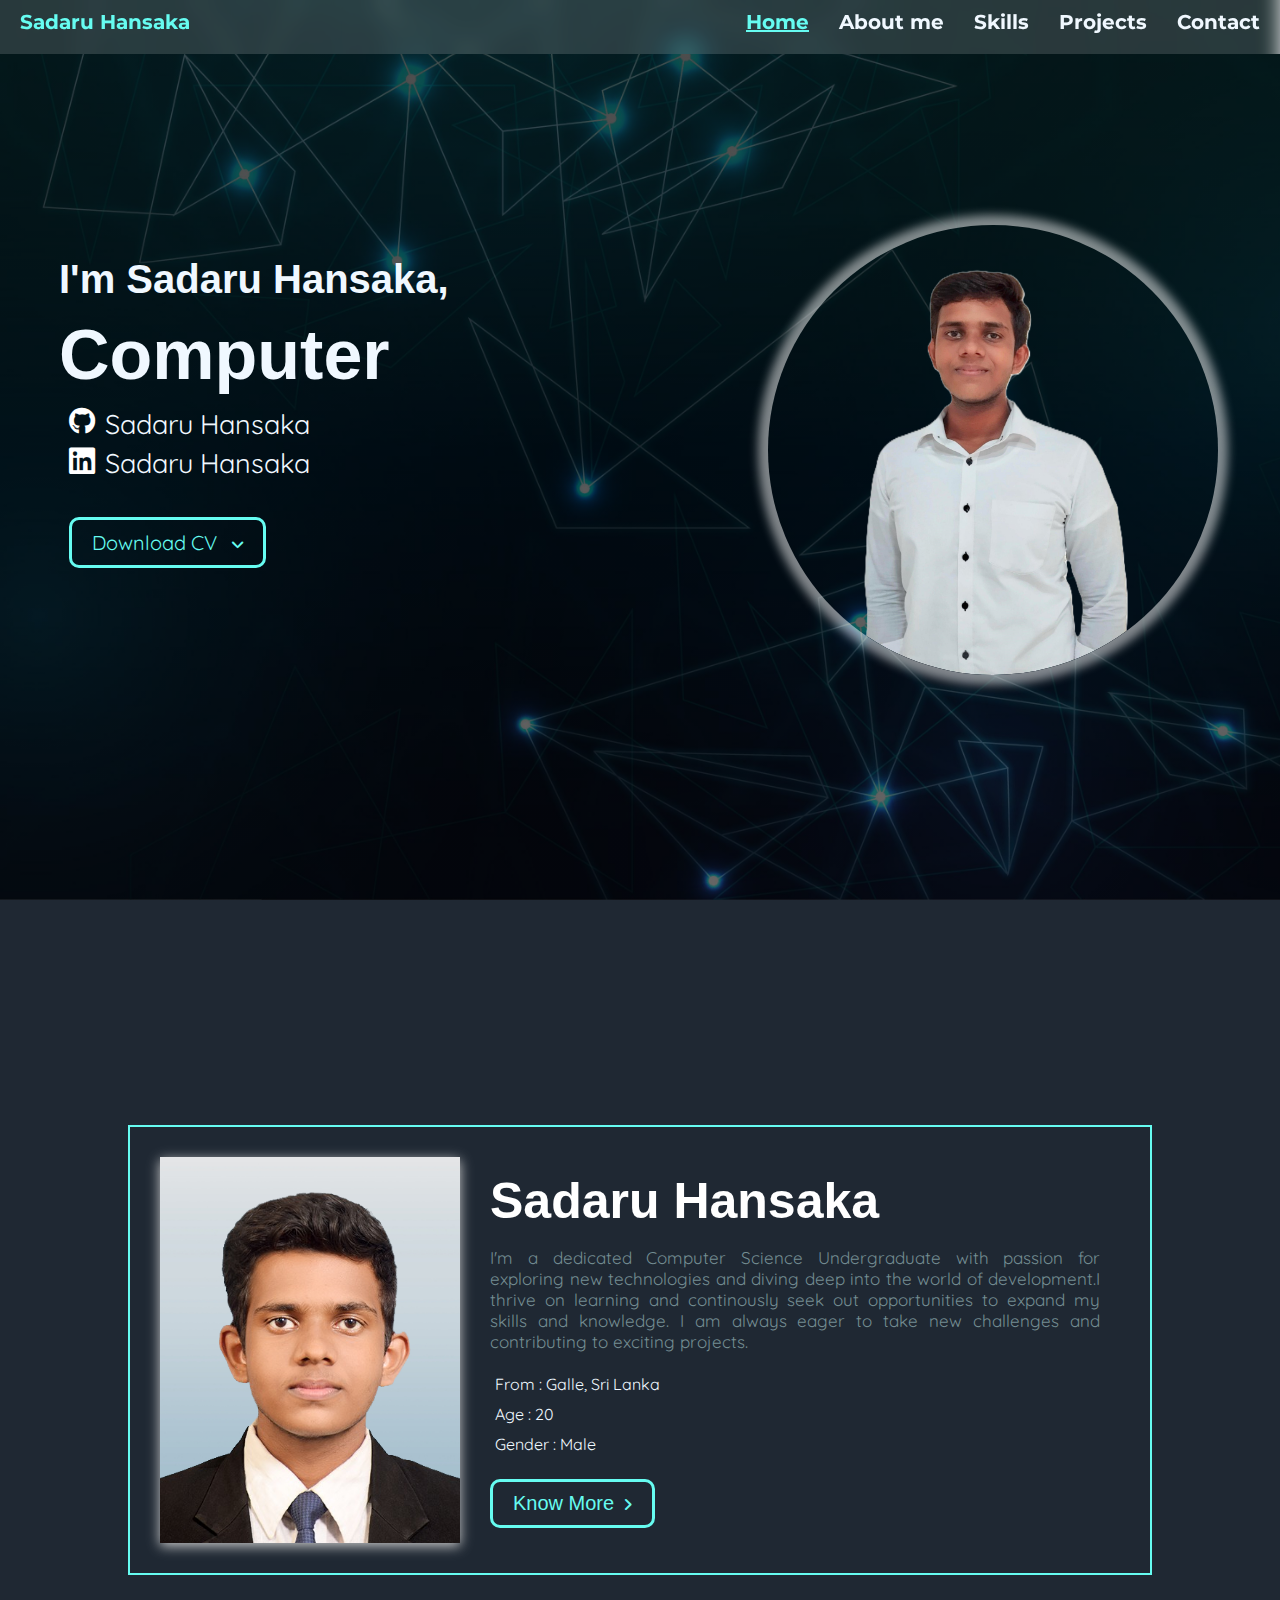
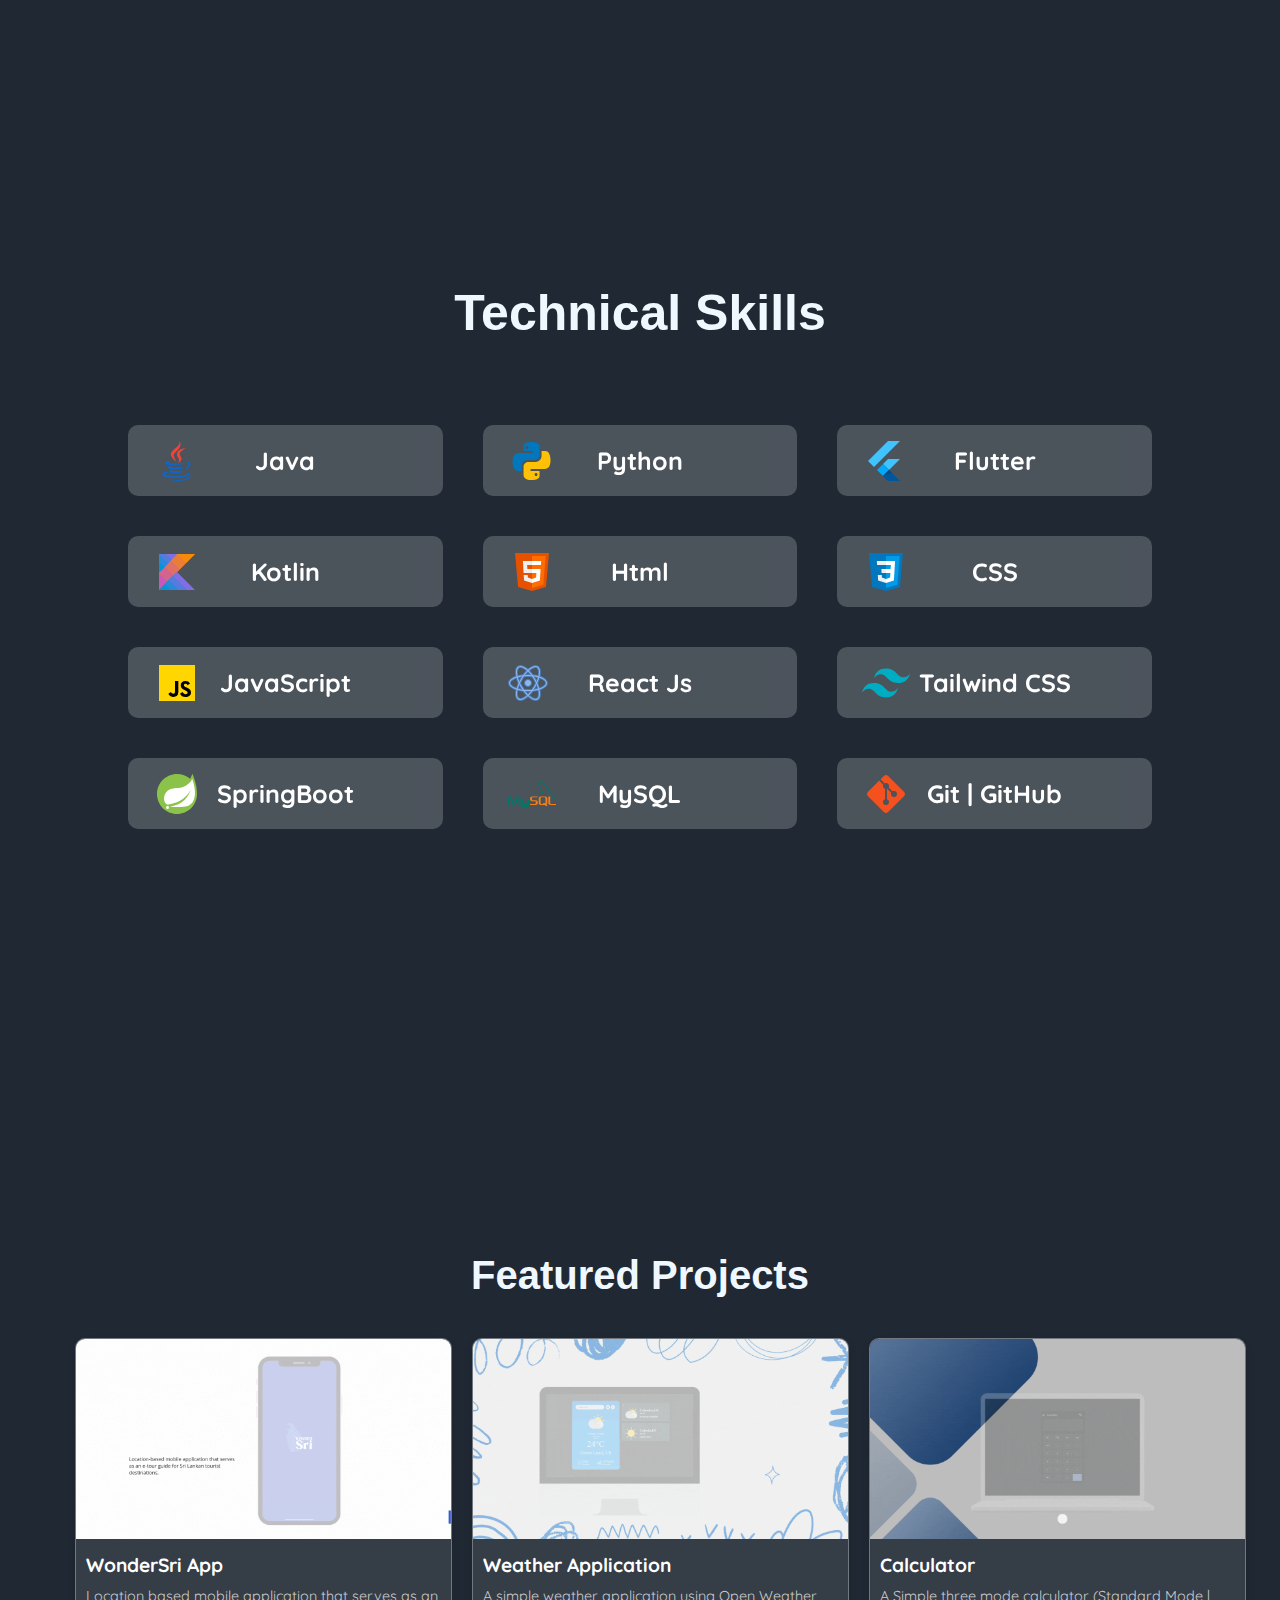
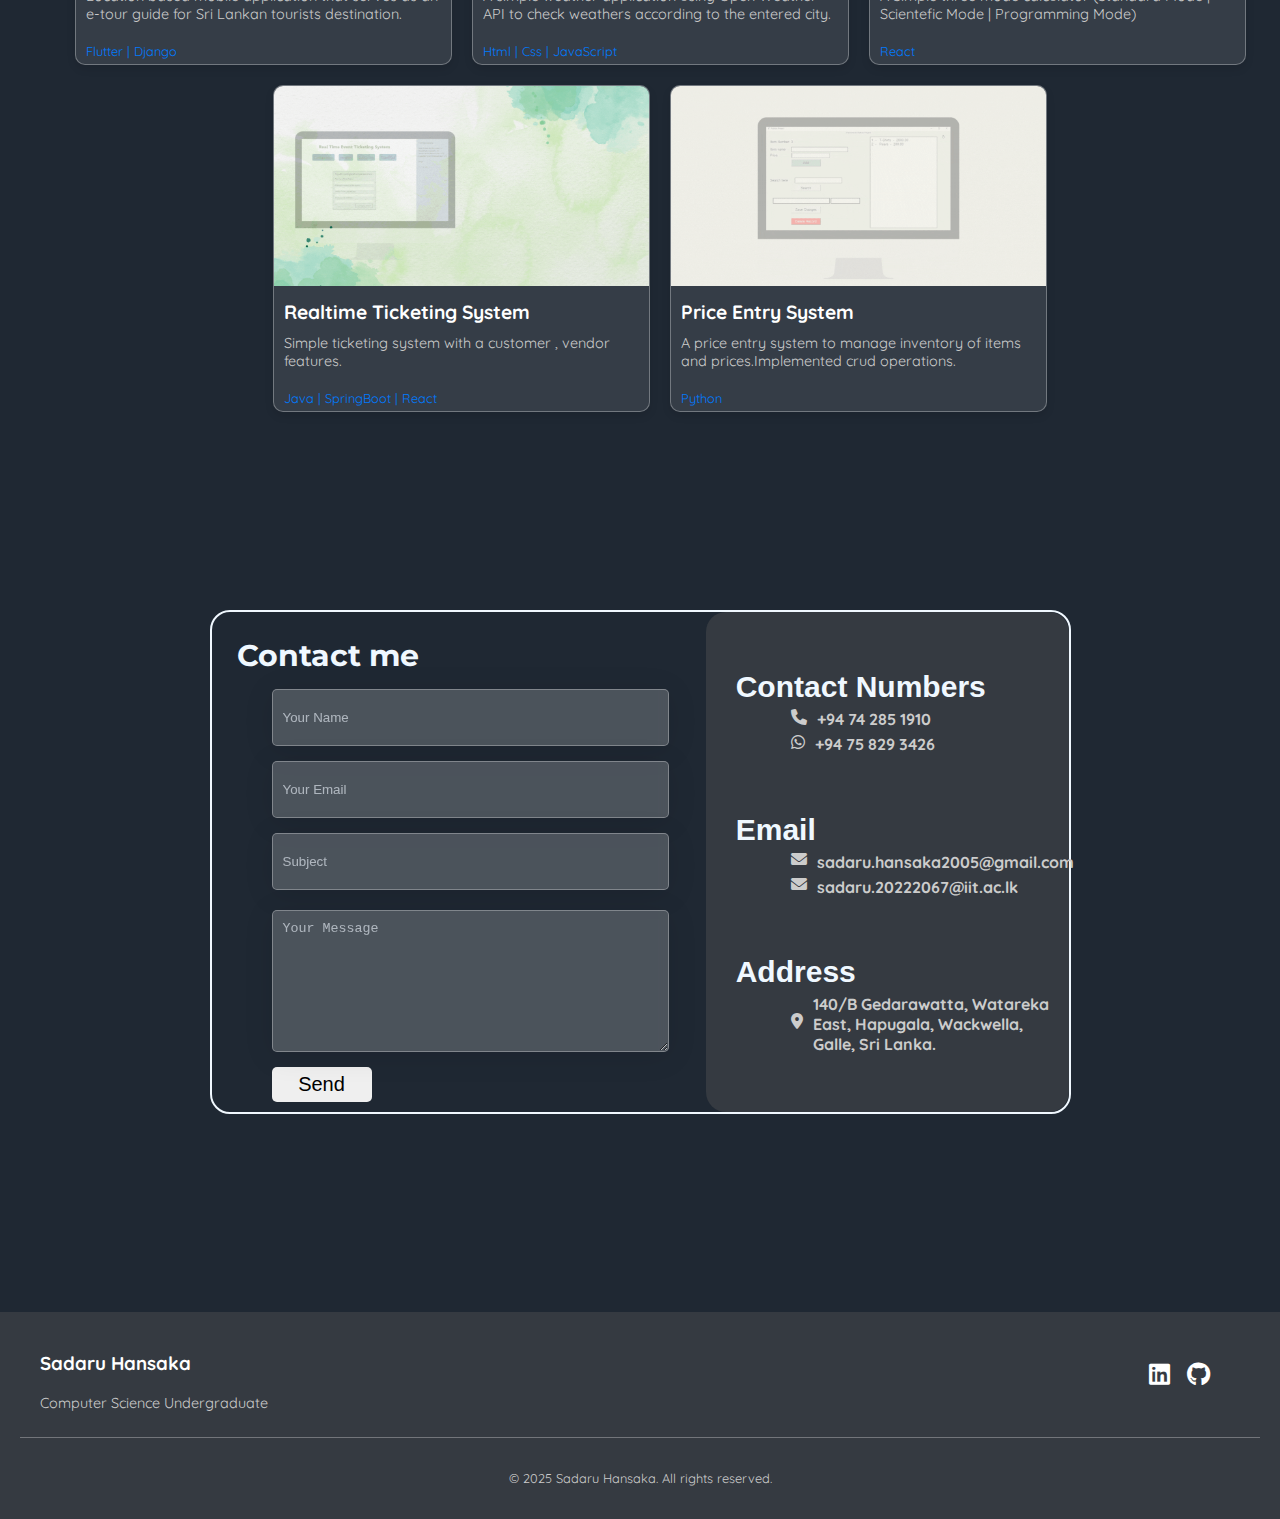
<file: index.html>
<!DOCTYPE html>
<html lang="en">
    <head>
        <meta charset="UTF-8">
        <meta name="viewport" content="width=device-width, initial-scale=1.0">
        <title>Sadaru Hansaka</title>
        <link rel="preconnect" href="https://fonts.googleapis.com">
        <link rel="preconnect" href="https://fonts.gstatic.com" crossorigin>
        <link href="https://fonts.googleapis.com/css2?family=Quicksand:wght@300..700&display=swap" rel="stylesheet">
        <link href="https://fonts.googleapis.com/css2?family=Montserrat:ital,wght@0,100..900;1,100..900&family=Quicksand:wght@300..700&display=swap" rel="stylesheet">
        <link rel="stylesheet" href="https://cdnjs.cloudflare.com/ajax/libs/font-awesome/6.0.0-beta3/css/all.min.css">
        <link rel="stylesheet" href="Styles/home-styles.css">
        <link rel="stylesheet" href="Styles/about-me_base.css">
        <link rel="stylesheet" href="Styles/skills.css">
        <link rel="stylesheet" href="Styles/contact.css">
        <link rel="stylesheet" href="Styles/contact-media.css">
        <link rel="stylesheet" href="Styles/projects.css">
        <link rel="stylesheet" href="Styles/media.css">
        <link rel="stylesheet" href="Styles/project-media.css">
        <link rel="stylesheet" href="Styles/footer-main.css">
        
    <body>
        <!-- first page -->
        <div class="slide_1" id="home">
            <nav class="navbar">
                <p class="topic_name">Sadaru Hansaka</p>
                <ul class="list" id="list">
                    <li><img class="close-btn" onclick="closeNav()" src="SVG/close.png"></li>
                    <li><a href="#home">Home</a></li>
                    <li><a href="#about_me">About me</a></li>
                    <li><a href="#skills">Skills</a></li>
                    <li><a href="#project-slide">Projects</a></li>
                    <li><a href="#contact">Contact</a></li>
                </ul>
                <img class="menu-icon" onclick="navpopup()" src="SVG/menu.png">
            </nav>
            <div class="homepage-leftside">
                <div class="leftside-content">
                    <h4>I'm Sadaru Hansaka, </h4>
                    <h1 id="intro"></h1>
                    <div class="leftside-links">
                        <div class="github">
                            <a href="https://github.com/Sadaru-Hansaka" target="_blank" style="text-decoration: none; margin: 0;" class="github">
                                <i class="fa-brands fa-github" style="color: #fff; font-size: 3cqb;" id="gitlogo"></i>
                                <p>Sadaru Hansaka</p>
                            </a>
                        </div>
                        <div class="linkdin">
                            <a href="https://www.linkedin.com/in/sadaru-hansaka-8a7600293" target="_blank" style="text-decoration: none;" class="linkdin">
                                <i class="fa-brands fa-linkedin" style="color: #ffffff; font-size: 30px;"></i>
                                <p>Sadaru Hansaka</p>
                            </a>
                        </div><br>
                        <div class="about_me-container">
                            <!-- Add link to the CV -->
                            <a href="Sadaru Hansaka.pdf" class="about_me-button" download="Sadaru Hansaka.pdf">Download CV <i class="fa-solid fa-angle-down fa-bounce"></i></a>
                        </div>    
                    </div>
                </div>
            </div>
            <div class="profile-picture-area">
                <div class="profile-picture-container">
                    <img id="profile_image2" src="images/profile1.png">
                </div>
            </div>
            
        </div>


        <div class="aboutMe_slide" id="about_me">
            <div class="about_me-container1">
                <div class="about_me-container1-image">
                    <img src="images/pic2.png" alt="picture2">
                </div>
                <div class="about_me-description">
                    <div class="about_me-name">
                        <h1>Sadaru Hansaka</h1><br>
                    </div>
                    <div class="about_me-para">
                        <p>I'm a dedicated Computer Science Undergraduate with passion for exploring new technologies
                            and diving deep into the world of development.I thrive on learning and continously seek out 
                            opportunities to expand my skills and knowledge. I am always eager to take new challenges and
                            contributing to exciting projects.</p>
                    </div>
                    <div class="about_me-details">
                        <p>From   : Galle, Sri Lanka</p>
                        <p>Age    : 20</p>
                        <p>Gender : Male</p>
                    </div>
                    <!-- cv download button -->
                    <div class="cvdownload-button">
                        <a href="about-me.html" class="cv-button">Know More<i class="fa-solid fa-angle-right"></i></a>
                    </div>
                </div>
            </div>
        </div>

        <!-- skill page -->
        <div class="slide_2" id="skills">
            <div class="skills-container">
                <div class="sk-container">
                    <h1 class="sk-title">Technical Skills</h1>
                    <div class="skills-grid with-divider">
                        <!-- Your skill cards go here -->
                        <div class="skill-card">
                            <div class="arrow-right">
                                <svg xmlns="http://www.w3.org/2000/svg" x="0px" y="0px" width="48" height="48" viewBox="0 0 48 48">
                                    <path fill="#F44336" d="M23.65,24.898c-0.998-1.609-1.722-2.943-2.725-5.455C19.229,15.2,31.24,11.366,26.37,3.999c2.111,5.089-7.577,8.235-8.477,12.473C17.07,20.37,23.645,24.898,23.65,24.898z"></path><path fill="#F44336" d="M23.878,17.27c-0.192,2.516,2.229,3.857,2.299,5.695c0.056,1.496-1.447,2.743-1.447,2.743s2.728-0.536,3.579-2.818c0.945-2.534-1.834-4.269-1.548-6.298c0.267-1.938,6.031-5.543,6.031-5.543S24.311,11.611,23.878,17.27z"></path><g><path fill="#1565C0" d="M32.084 25.055c1.754-.394 3.233.723 3.233 2.01 0 2.901-4.021 5.643-4.021 5.643s6.225-.742 6.225-5.505C37.521 24.053 34.464 23.266 32.084 25.055zM29.129 27.395c0 0 1.941-1.383 2.458-1.902-4.763 1.011-15.638 1.147-15.638.269 0-.809 3.507-1.638 3.507-1.638s-7.773-.112-7.773 2.181C11.683 28.695 21.858 28.866 29.129 27.395z"></path><path fill="#1565C0" d="M27.935,29.571c-4.509,1.499-12.814,1.02-10.354-0.993c-1.198,0-2.974,0.963-2.974,1.889c0,1.857,8.982,3.291,15.63,0.572L27.935,29.571z"></path><path fill="#1565C0" d="M18.686,32.739c-1.636,0-2.695,1.054-2.695,1.822c0,2.391,9.76,2.632,13.627,0.205l-2.458-1.632C24.271,34.404,17.014,34.579,18.686,32.739z"></path><path fill="#1565C0" d="M36.281,36.632c0-0.936-1.055-1.377-1.433-1.588c2.228,5.373-22.317,4.956-22.317,1.784c0-0.721,1.807-1.427,3.477-1.093l-1.42-0.839C11.26,34.374,9,35.837,9,37.017C9,42.52,36.281,42.255,36.281,36.632z"></path><path fill="#1565C0" d="M39,38.604c-4.146,4.095-14.659,5.587-25.231,3.057C24.341,46.164,38.95,43.628,39,38.604z"></path></g>
                                    </svg>
                            </div>
                            <div class="skill-content">
                                <h1>Java</h1>
                            </div>
                        </div>
                        <!-- ... other skill cards ... -->
                        <div class="skill-card">
                            <div class="skill-content">
                                <h1>Python</h1>
                            </div>
                            <div class="arrow-right"><svg xmlns="http://www.w3.org/2000/svg" x="0px" y="0px" width="48" height="48" viewBox="0 0 48 48">
                                <path fill="#0277BD" d="M24.047,5c-1.555,0.005-2.633,0.142-3.936,0.367c-3.848,0.67-4.549,2.077-4.549,4.67V14h9v2H15.22h-4.35c-2.636,0-4.943,1.242-5.674,4.219c-0.826,3.417-0.863,5.557,0,9.125C5.851,32.005,7.294,34,9.931,34h3.632v-5.104c0-2.966,2.686-5.896,5.764-5.896h7.236c2.523,0,5-1.862,5-4.377v-8.586c0-2.439-1.759-4.263-4.218-4.672C27.406,5.359,25.589,4.994,24.047,5z M19.063,9c0.821,0,1.5,0.677,1.5,1.502c0,0.833-0.679,1.498-1.5,1.498c-0.837,0-1.5-0.664-1.5-1.498C17.563,9.68,18.226,9,19.063,9z"></path><path fill="#FFC107" d="M23.078,43c1.555-0.005,2.633-0.142,3.936-0.367c3.848-0.67,4.549-2.077,4.549-4.67V34h-9v-2h9.343h4.35c2.636,0,4.943-1.242,5.674-4.219c0.826-3.417,0.863-5.557,0-9.125C41.274,15.995,39.831,14,37.194,14h-3.632v5.104c0,2.966-2.686,5.896-5.764,5.896h-7.236c-2.523,0-5,1.862-5,4.377v8.586c0,2.439,1.759,4.263,4.218,4.672C19.719,42.641,21.536,43.006,23.078,43z M28.063,39c-0.821,0-1.5-0.677-1.5-1.502c0-0.833,0.679-1.498,1.5-1.498c0.837,0,1.5,0.664,1.5,1.498C29.563,38.32,28.899,39,28.063,39z"></path>
                                </svg></div>
                        </div>
                        <div class="skill-card">
                            <div class="arrow-right"><svg xmlns="http://www.w3.org/2000/svg" x="0px" y="0px" width="48" height="48" viewBox="0 0 48 48">
                                <polygon fill="#40c4ff" points="26,4 6,24 12,30 38,4"></polygon><polygon fill="#40c4ff" points="38,22 27,33 21,27 26,22"></polygon><rect width="8.485" height="8.485" x="16.757" y="28.757" fill="#03a9f4" transform="rotate(-45.001 21 33)"></rect><polygon fill="#01579b" points="38,44 26,44 21,39 27,33"></polygon><polygon fill="#084994" points="21,39 30,36 27,33"></polygon>
                                </svg></div>
                            <div class="skill-content">
                                <h1>Flutter</h1>
                            </div>
                        </div>
                        <div class="skill-card">
                            <div class="arrow-right"><svg xmlns="http://www.w3.org/2000/svg" x="0px" y="0px" width="48" height="48" viewBox="0 0 48 48">
                                <polygon fill="#0d91d6" points="24,6 17.99,12.35 11.97,18.69 6,25 6,6"></polygon><polygon fill="#f88909" points="24,6 23.96,6 17.97,12.33 11.96,18.68 6,24.97 6,25 6,25.09 6,42 14.69,33.31 20.87,27.13 27.06,20.94 33.25,14.75 42,6"></polygon><polygon fill="#c757bc" points="14.69,33.31 6,42 6,25.09"></polygon><polygon fill="#d3638f" points="20.87,27.13 14.69,33.31 6,25.09 6,25 11.97,18.69"></polygon><polygon fill="#e07063" points="27.06,20.94 20.87,27.13 11.97,18.69 17.99,12.35"></polygon><polygon fill="#ec7d36" points="33.25,14.75 27.06,20.94 17.99,12.35 24,6"></polygon><polygon fill="#f88909" points="42,6 33.25,14.75 24,6"></polygon><polygon fill="#0095d5" points="11.51,19.15 7.99,22.88 6,21 6,13.94"></polygon><polygon fill="#2b88da" points="15.03,15.42 11.51,19.15 6,13.94 6,6.87"></polygon><polygon fill="#557bde" points="18.56,11.7 15.03,15.42 6,6.87 6,6 12.53,6"></polygon><polygon fill="#806ee3" points="22.08,7.97 18.56,11.7 12.53,6 24,6"></polygon><polygon fill="#0095d5" points="23,25 6,42 9.35,42 17.52,42 40,42"></polygon><polygon fill="#2b88da" points="25.68,42 17.52,42 11.76,36.25 15.84,32.17"></polygon><polygon fill="#557bde" points="33.86,42 25.68,42 15.84,32.17 19.92,28.09"></polygon><polygon fill="#806ee3" points="42,42 33.86,42 19.92,28.09 24,24"></polygon>
                                </svg></div>
                            <div class="skill-content">
                                <h1>Kotlin</h1>
                            </div>
                        </div>
                        <div class="skill-card">
                            <div class="arrow-right"><svg xmlns="http://www.w3.org/2000/svg" x="0px" y="0px" width="48" height="48" viewBox="0 0 48 48">
                                <path fill="#E65100" d="M41,5H7l3,34l14,4l14-4L41,5L41,5z"></path><path fill="#FF6D00" d="M24 8L24 39.9 35.2 36.7 37.7 8z"></path><path fill="#FFF" d="M24,25v-4h8.6l-0.7,11.5L24,35.1v-4.2l4.1-1.4l0.3-4.5H24z M32.9,17l0.3-4H24v4H32.9z"></path><path fill="#EEE" d="M24,30.9v4.2l-7.9-2.6L15.7,27h4l0.2,2.5L24,30.9z M19.1,17H24v-4h-9.1l0.7,12H24v-4h-4.6L19.1,17z"></path>
                                </svg></div>
                            <div class="skill-content">
                                <h1>Html</h1>
                            </div>
                        </div>
                        <div class="skill-card">
                            <div class="arrow-right"><svg xmlns="http://www.w3.org/2000/svg" x="0px" y="0px" width="48" height="48" viewBox="0 0 48 48">
                                <path fill="#0277BD" d="M41,5H7l3,34l14,4l14-4L41,5L41,5z"></path><path fill="#039BE5" d="M24 8L24 39.9 35.2 36.7 37.7 8z"></path><path fill="#FFF" d="M33.1 13L24 13 24 17 28.9 17 28.6 21 24 21 24 25 28.4 25 28.1 29.5 24 30.9 24 35.1 31.9 32.5 32.6 21 32.6 21z"></path><path fill="#EEE" d="M24,13v4h-8.9l-0.3-4H24z M19.4,21l0.2,4H24v-4H19.4z M19.8,27h-4l0.3,5.5l7.9,2.6v-4.2l-4.1-1.4L19.8,27z"></path>
                                </svg></div>
                            <div class="skill-content">
                                <h1>CSS</h1>
                            </div>
                        </div>
                        <div class="skill-card">
                            <div class="arrow-right"><svg xmlns="http://www.w3.org/2000/svg" x="0px" y="0px" width="48" height="48" viewBox="0 0 48 48">
                                <path fill="#ffd600" d="M6,42V6h36v36H6z"></path><path fill="#000001" d="M29.538 32.947c.692 1.124 1.444 2.201 3.037 2.201 1.338 0 2.04-.665 2.04-1.585 0-1.101-.726-1.492-2.198-2.133l-.807-.344c-2.329-.988-3.878-2.226-3.878-4.841 0-2.41 1.845-4.244 4.728-4.244 2.053 0 3.528.711 4.592 2.573l-2.514 1.607c-.553-.988-1.151-1.377-2.078-1.377-.946 0-1.545.597-1.545 1.377 0 .964.6 1.354 1.985 1.951l.807.344C36.452 29.645 38 30.839 38 33.523 38 36.415 35.716 38 32.65 38c-2.999 0-4.702-1.505-5.65-3.368L29.538 32.947zM17.952 33.029c.506.906 1.275 1.603 2.381 1.603 1.058 0 1.667-.418 1.667-2.043V22h3.333v11.101c0 3.367-1.953 4.899-4.805 4.899-2.577 0-4.437-1.746-5.195-3.368L17.952 33.029z"></path>
                                </svg></div>
                            <div class="skill-content">
                                <h1>JavaScript</h1>
                            </div>
                        </div>
                        <div class="skill-card">
                            <div class="arrow-right"><svg xmlns="http://www.w3.org/2000/svg" x="0px" y="0px" width="40" height="40" viewBox="0 0 40 40">
                                <path fill="#4e7ab5" d="M20,28.9C8.598,28.9,0,25.17,0,20s8.598-9,20-9s20,3.83,20,9S31.402,28.9,20,28.9z M20,13.932 c-9.729,0-17.125,3.266-17.125,6.131S10.271,26.068,20,26.068s17.125-3.266,17.125-6.131S29.729,13.932,20,13.932z"></path><path fill="#4e7ab5" d="M12.402,38C12.401,38,12.402,38,12.402,38c-0.931,0-1.781-0.216-2.528-0.642 c-1.22-0.697-2.095-1.928-2.532-3.562c-1.146-4.282,0.703-11.482,4.713-18.344C16.76,7.407,23.007,2.003,27.599,2.003 c0.93,0,1.78,0.216,2.527,0.642c1.218,0.695,2.094,1.925,2.531,3.558c1.147,4.282-0.703,11.483-4.715,18.345 C23.241,32.594,16.995,38,12.402,38z M27.599,5.003c-2.888,0-8.409,4.193-12.954,11.963c-4.123,7.056-5.332,12.909-4.404,16.054 c0.251,0.849,0.605,1.438,1.121,1.732c2.361,1.348,8.809-2.85,13.991-11.717c4.125-7.057,5.46-12.785,4.406-16.055 c-0.271-0.841-0.604-1.435-1.119-1.728C28.347,5.084,28.006,5.003,27.599,5.003z"></path><path fill="#4e7ab5" d="M27.599,37.997C27.599,37.997,27.599,37.997,27.599,37.997c-4.597-0.001-10.843-5.405-15.544-13.449 c-4.01-6.862-5.859-14.063-4.713-18.344C7.779,4.57,8.654,3.339,9.873,2.643C10.621,2.216,11.471,2,12.4,2 c4.595,0,10.84,5.406,15.542,13.452c4.011,6.861,5.86,14.062,4.714,18.345c-0.438,1.633-1.313,2.863-2.53,3.558 C29.379,37.781,28.528,37.997,27.599,37.997z M12.4,5c-0.407,0-0.747,0.082-1.04,0.248c-0.515,0.294-0.874,0.881-1.12,1.732 c-0.928,3.208,0.281,8.999,4.404,16.055c4.541,7.769,10.063,11.962,12.954,11.962l0,0c0.408,0,0.748-0.082,1.041-0.249 c0.514-0.292,0.883-0.876,1.118-1.728c0.867-3.146-0.281-9-4.405-16.055C20.811,9.194,15.29,5,12.4,5z"></path><path fill="#8bb7f0" d="M23.5,20c0,1.935-1.565,3.5-3.5,3.5s-3.5-1.565-3.5-3.5s1.565-3.5,3.5-3.5S23.5,18.065,23.5,20z"></path><path fill="#4e7ab5" d="M20,24c-2.206,0-4-1.794-4-4s1.794-4,4-4s4,1.794,4,4S22.206,24,20,24z M20,17c-1.654,0-3,1.346-3,3 s1.346,3,3,3s3-1.346,3-3S21.654,17,20,17z"></path><path fill="#8bb7f0" d="M20,28.068C9.346,28.068,1,24.524,1,20s8.346-8.068,19-8.068S39,15.476,39,20 S30.654,28.068,20,28.068z M20,12.932c-9.757,0-18,3.237-18,7.068s8.243,7.068,18,7.068S38,23.832,38,20S29.757,12.932,20,12.932z"></path><path fill="#8bb7f0" d="M12.402,37C12.401,37,12.402,37,12.402,37c-0.755,0-1.438-0.172-2.033-0.511 c-0.996-0.569-1.689-1.562-2.062-2.952c-1.081-4.037,0.729-10.938,4.61-17.581C17.379,8.33,23.416,3.003,27.599,3.003 c0.754,0,1.438,0.172,2.032,0.511c0.995,0.568,1.688,1.56,2.061,2.948c1.081,4.037-0.729,10.938-4.612,17.582 C22.621,31.672,16.586,37,12.402,37z M27.599,4.003c-3.784,0-9.595,5.239-13.817,12.458c-3.695,6.325-5.507,13.083-4.508,16.818 c0.301,1.123,0.836,1.91,1.592,2.342C11.307,35.872,11.823,36,12.401,36c3.785,0,9.595-5.24,13.814-12.461 c3.697-6.326,5.51-13.085,4.509-16.818c-0.3-1.121-0.835-1.908-1.59-2.338C28.693,4.131,28.177,4.003,27.599,4.003z"></path><g><path fill="#8bb7f0" d="M27.599,36.997C27.599,36.997,27.599,36.997,27.599,36.997c-4.187-0.001-10.224-5.327-14.681-12.953 C9.036,17.401,7.227,10.5,8.308,6.463c0.372-1.39,1.065-2.383,2.062-2.952C10.964,3.172,11.647,3,12.4,3 c4.185,0,10.221,5.328,14.679,12.956c3.883,6.642,5.692,13.543,4.61,17.582c-0.371,1.389-1.064,2.381-2.059,2.948 C29.036,36.825,28.353,36.997,27.599,36.997z M12.4,4c-0.577,0-1.094,0.128-1.535,0.379c-0.756,0.432-1.291,1.219-1.592,2.342 c-0.999,3.734,0.813,10.493,4.508,16.818C18,30.757,23.812,35.996,27.599,35.997l0,0c0.578,0,1.095-0.128,1.536-0.38 c0.754-0.43,1.289-1.217,1.589-2.338c1-3.735-0.812-10.494-4.508-16.818C21.996,9.241,16.187,4,12.4,4z"></path></g>
                                </svg></div>
                            <div class="skill-content">
                                <h1>React Js</h1>
                            </div>
                        </div>
                        <div class="skill-card">
                            <div class="arrow-right"><svg xmlns="http://www.w3.org/2000/svg" x="0px" y="0px" width="48" height="48" viewBox="0 0 48 48">
                                <path fill="#00acc1" d="M24,9.604c-6.4,0-10.4,3.199-12,9.597c2.4-3.199,5.2-4.398,8.4-3.599 c1.826,0.456,3.131,1.781,4.576,3.247C27.328,21.236,30.051,24,36,24c6.4,0,10.4-3.199,12-9.598c-2.4,3.199-5.2,4.399-8.4,3.6 c-1.825-0.456-3.13-1.781-4.575-3.247C32.672,12.367,29.948,9.604,24,9.604L24,9.604z M12,24c-6.4,0-10.4,3.199-12,9.598 c2.4-3.199,5.2-4.399,8.4-3.599c1.825,0.457,3.13,1.781,4.575,3.246c2.353,2.388,5.077,5.152,11.025,5.152 c6.4,0,10.4-3.199,12-9.598c-2.4,3.199-5.2,4.399-8.4,3.599c-1.826-0.456-3.131-1.781-4.576-3.246C20.672,26.764,17.949,24,12,24 L12,24z"></path>
                                </svg></div>
                            <div class="skill-content">
                                <h1>Tailwind CSS</h1>
                            </div>
                        </div>
                        <div class="skill-card">
                            <div class="arrow-right"><svg xmlns="http://www.w3.org/2000/svg" x="0px" y="0px" width="48" height="48" viewBox="0 0 48 48">
                                <path fill="#8bc34a" d="M43.982,23.635c0.069-4.261-0.891-9.328-2.891-15.273l-1.568-4.662l-2.13,4.433 c-0.114,0.237-0.244,0.469-0.38,0.698C33.514,5.827,28.974,4,24,4C12.954,4,4,12.954,4,24c0,11.046,8.954,20,20,20s20-8.954,20-20 C44,23.877,43.984,23.758,43.982,23.635z"></path><path fill="#fff" d="M39.385 32.558c-3.123 4.302-8.651 4.533-13.854 4.442H18.75h-1.938c4.428-1.593 7.063-1.972 9.754-3.4 5.068-2.665 10.078-8.496 11.121-14.562-1.93 5.836-7.779 10.85-13.109 12.889-3.652 1.393-10.248 2.745-10.248 2.745l-.267-.145C9.573 32.268 9.437 22.214 17.6 18.968c3.574-1.423 6.993-.641 10.854-1.593 4.122-1.012 8.89-4.208 10.83-8.375C41.456 15.667 44.07 26.106 39.385 32.558L39.385 32.558zM15.668 38.445C15.386 38.795 14.955 39 14.505 39c-.823 0-1.495-.677-1.495-1.5s.677-1.5 1.495-1.5c.341 0 .677.118.941.336C16.086 36.855 16.186 37.805 15.668 38.445L15.668 38.445z"></path>
                                </svg></div>
                            <div class="skill-content">
                                <h1>SpringBoot</h1>
                            </div>
                        </div>
                        <div class="skill-card">
                            <div class="arrow-right"><svg xmlns="http://www.w3.org/2000/svg" x="0px" y="0px" width="48" height="48" viewBox="0 0 48 48">
                                <path fill="#00796b" d="M0.002,35.041h1.92v-7.085l2.667,6.057c0.329,0.755,0.779,1.022,1.662,1.022 s1.315-0.267,1.644-1.022l2.667-5.902v6.93h1.92v-7.258c0-0.697-0.277-1.035-0.849-1.209c-1.367-0.43-2.285-0.059-2.7,0.872 l-2.735,6.16l-2.649-6.16c-0.398-0.93-1.332-1.302-2.7-0.872C0.277,26.748,0,27.085,0,27.782v7.258H0.002z"></path><path fill="#00796b" d="M13.441,29.281h1.92v4.055c-0.015,0.2,0.064,0.731,0.99,0.745c0.472,0.008,2.821,0,2.85,0v-4.8h1.92 c0.008,0,0,5.968,0,5.993c0.01,1.472-1.828,1.662-2.673,1.687h-5.006v-0.96c0.01,0,4.787,0.001,4.801,0 c1.088-0.115,0.959-0.714,0.959-0.896v-0.064H16.19c-1.67-0.015-2.735-0.751-2.747-1.59C13.441,33.373,13.479,29.317,13.441,29.281 z"></path><path fill="#f57f17" d="M22.081,35.041h4.807c0.63,0,1.242-0.132,1.728-0.36c0.81-0.372,1.144-0.875,1.144-1.536v-1.368 c0-1.476-1.83-1.536-2.88-1.536h-1.92c-0.755,0-0.87-0.456-0.96-0.96v-0.96c0.09-0.384,0.258-0.9,0.923-0.96 c0.773,0,4.836,0,4.836,0v-0.96h-4.566c-0.755,0-3.114,0.09-3.114,1.92v1.187c0,0.84,0.738,1.524,2.34,1.692 c0.18,0.012,0.36,0.024,0.539,0.024c0,0,1.866-0.036,1.92-0.024c1.08,0,0.96,0.84,0.96,0.96v0.96c0,0.132-0.03,0.96-0.971,0.96 c-0.072,0-4.789,0-4.789,0V35.041z"></path><path fill="#f57f17" d="M40.32,33.08c0,1.159,0.655,1.809,2.392,1.939c0.162,0.011,0.325,0.021,0.488,0.021H48v-0.96h-4.435 c-0.991,0-1.325-0.416-1.325-1.011v-6.669h-1.92V33.08z"></path><path fill="#f57f17" d="M30.704,33.121v-4.8c0-1.02,0.5-1.724,1.916-1.92h0.672h3.447h0.525 c1.416,0.196,2.08,0.899,2.08,1.92v4.782c0,0.827-0.215,1.271-0.916,1.559L39.916,36h-2.16l-1.07-0.96h-1.257l-2.136,0.012 c-0.309,0-0.635-0.043-0.993-0.141C31.226,34.618,30.704,34.054,30.704,33.121z M32.624,33.121c0.098,0.467,0.473,0.96,1.14,0.96 h1.864l-1.068-0.96h2.175l0.519,0.482c0,0,0.186-0.152,0.186-0.482c0-0.33-0.016-4.8-0.016-4.8c-0.098-0.434-0.538-0.96-1.188-0.96 h-2.471c-0.749,0-1.14,0.548-1.14,1.058L32.624,33.121L32.624,33.121z"></path><path fill="#00796b" d="M46.199,25.389c-1.031-0.028-1.818,0.068-2.491,0.351c-0.191,0.081-0.496,0.083-0.528,0.323 c0.105,0.11,0.121,0.275,0.205,0.41c0.16,0.26,0.432,0.609,0.674,0.791c0.265,0.2,0.538,0.414,0.821,0.587 c0.504,0.307,1.067,0.483,1.553,0.791c0.286,0.181,0.57,0.411,0.85,0.615c0.138,0.102,0.23,0.259,0.41,0.323 c0-0.01,0-0.019,0-0.029c-0.094-0.12-0.119-0.285-0.205-0.411c-0.127-0.127-0.254-0.254-0.381-0.381 c-0.372-0.494-0.846-0.929-1.348-1.289c-0.401-0.288-1.298-0.677-1.466-1.143c-0.01-0.01-0.019-0.019-0.03-0.03 c0.284-0.032,0.617-0.135,0.879-0.205c0.441-0.118,0.834-0.087,1.289-0.205c0.205-0.059,0.41-0.117,0.615-0.176 c0-0.039,0-0.078,0-0.117c-0.23-0.236-0.395-0.548-0.645-0.762c-0.657-0.559-1.373-1.117-2.11-1.583 c-0.409-0.258-0.915-0.426-1.348-0.645c-0.146-0.074-0.402-0.112-0.498-0.234c-0.228-0.29-0.351-0.659-0.527-0.996 c-0.368-0.708-0.73-1.482-1.055-2.227c-0.223-0.508-0.368-1.01-0.645-1.466c-1.331-2.188-2.764-3.509-4.982-4.807 c-0.472-0.276-1.041-0.385-1.642-0.528c-0.323-0.019-0.645-0.039-0.968-0.059c-0.197-0.083-0.401-0.323-0.587-0.44 c-0.735-0.465-2.621-1.475-3.165-0.147c-0.344,0.838,0.514,1.656,0.821,2.081c0.215,0.298,0.491,0.632,0.645,0.968 c0.101,0.22,0.119,0.441,0.205,0.674c0.213,0.574,0.55,1.228,0.826,1.759c0.139,0.269,0.293,0.551,0.469,0.791 c0.108,0.147,0.293,0.212,0.323,0.44c-0.181,0.253-0.191,0.646-0.293,0.968c-0.458,1.445-0.285,3.24,0.381,4.308 c0.204,0.328,0.686,1.032,1.348,0.762c0.579-0.236,0.45-0.967,0.615-1.612c0.037-0.146,0.014-0.253,0.088-0.351 c0,0.01,0,0.019,0,0.03c0.176,0.351,0.351,0.704,0.528,1.055c0.391,0.629,1.084,1.286,1.67,1.73 c0.304,0.23,0.544,0.628,0.938,0.762c0-0.01,0-0.019,0-0.03c-0.01,0-0.019,0-0.03,0c-0.076-0.119-0.196-0.168-0.293-0.264 c-0.229-0.225-0.485-0.504-0.674-0.762c-0.534-0.725-1.006-1.519-1.436-2.345c-0.205-0.395-0.384-0.829-0.557-1.231 c-0.067-0.155-0.066-0.389-0.205-0.469c-0.19,0.294-0.468,0.532-0.615,0.879c-0.234,0.555-0.265,1.233-0.351,1.934 c-0.052,0.018-0.029,0.006-0.059,0.029c-0.408-0.099-0.552-0.518-0.704-0.879c-0.384-0.912-0.455-2.38-0.117-3.429 c0.087-0.272,0.482-1.127,0.323-1.378c-0.076-0.251-0.328-0.396-0.468-0.587c-0.175-0.236-0.348-0.548-0.469-0.821 c-0.314-0.711-0.612-1.538-0.943-2.257c-0.158-0.344-0.425-0.691-0.645-0.996c-0.243-0.338-0.516-0.587-0.704-0.996 c-0.067-0.145-0.158-0.378-0.059-0.528c0.032-0.101,0.076-0.143,0.176-0.176c0.17-0.132,0.643,0.043,0.821,0.117 c0.47,0.195,0.862,0.381,1.26,0.645c0.191,0.127,0.384,0.372,0.615,0.44c0.088,0,0.176,0,0.264,0 c0.413,0.095,0.875,0.03,1.26,0.147c0.682,0.207,1.292,0.529,1.846,0.879c1.69,1.067,3.071,2.585,4.016,4.397 c0.152,0.292,0.218,0.57,0.351,0.879c0.27,0.624,0.611,1.266,0.879,1.876c0.268,0.609,0.53,1.223,0.909,1.73 c0.2,0.266,0.97,0.409,1.319,0.557c0.245,0.104,0.647,0.211,0.879,0.351c0.444,0.268,0.874,0.587,1.289,0.879 C45.528,24.803,46.167,25.124,46.199,25.389z"></path><path fill="#00796b" d="M33.098,14.223c-0.215-0.004-0.367,0.023-0.528,0.059c0,0.01,0,0.019,0,0.03c0.01,0,0.019,0,0.03,0 c0.103,0.21,0.283,0.347,0.41,0.528c0.098,0.205,0.195,0.41,0.293,0.615c0.01-0.01,0.019-0.019,0.029-0.029 c0.181-0.128,0.265-0.332,0.264-0.645c-0.073-0.077-0.084-0.173-0.147-0.264C33.365,14.394,33.203,14.325,33.098,14.223z"></path>
                                </svg></div>
                            <div class="skill-content">
                                <h1>MySQL</h1>
                            </div>
                        </div>
                        <div class="skill-card">
                            <div class="arrow-right"><svg xmlns="http://www.w3.org/2000/svg" x="0px" y="0px" width="48" height="48" viewBox="0 0 48 48">
                                <path fill="#F4511E" d="M42.2,22.1L25.9,5.8C25.4,5.3,24.7,5,24,5c0,0,0,0,0,0c-0.7,0-1.4,0.3-1.9,0.8l-3.5,3.5l4.1,4.1c0.4-0.2,0.8-0.3,1.3-0.3c1.7,0,3,1.3,3,3c0,0.5-0.1,0.9-0.3,1.3l4,4c0.4-0.2,0.8-0.3,1.3-0.3c1.7,0,3,1.3,3,3s-1.3,3-3,3c-1.7,0-3-1.3-3-3c0-0.5,0.1-0.9,0.3-1.3l-4-4c-0.1,0-0.2,0.1-0.3,0.1v10.4c1.2,0.4,2,1.5,2,2.8c0,1.7-1.3,3-3,3s-3-1.3-3-3c0-1.3,0.8-2.4,2-2.8V18.8c-1.2-0.4-2-1.5-2-2.8c0-0.5,0.1-0.9,0.3-1.3l-4.1-4.1L5.8,22.1C5.3,22.6,5,23.3,5,24c0,0.7,0.3,1.4,0.8,1.9l16.3,16.3c0,0,0,0,0,0c0.5,0.5,1.2,0.8,1.9,0.8s1.4-0.3,1.9-0.8l16.3-16.3c0.5-0.5,0.8-1.2,0.8-1.9C43,23.3,42.7,22.6,42.2,22.1z"></path>
                                </svg></div>
                            <div class="skill-content">
                                <h1>Git | GitHub</h1>
                            </div>
                        </div>
                    </div>
                </div>
            </div>
        </div>

        <!-- third page -->
        <div class="projects"  id="project-slide">
            <section class="featured-projects">
                <h2 class="project-title">Featured Projects</h2>
                <div class="projects-container">
                    <div class="project-card">
                        <img src="images/wonderSri.gif" alt="WonderSri Mobile Application">
                        <h3>WonderSri App</h3>
                        <p>Location based mobile application that serves as an e-tour guide for Sri Lankan tourists destination.</p>
                        <div class="tech-stack">Flutter | Django</div>
                    </div>
                    <div class="project-card">
                        <img src="images/weather.gif" alt="Task Management App">
                        <h3>Weather Application</h3>
                        <p>A simple weather application using Open Weather API to check weathers according to the entered city.</p>
                        <div class="tech-stack">Html | Css | JavaScript</div>
                    </div>
                    <div class="project-card">
                        <img src="images/cal.gif" alt="Portfolio Website">
                        <h3>Calculator</h3>
                        <p>A Simple three mode calculator (Standard Mode | Scientefic Mode | Programming Mode)</p>
                        <div class="tech-stack">React</div>
                    </div>
                    <div class="project-card">
                        <img src="images/ticketing.gif" alt="Portfolio Website">
                        <h3>Realtime Ticketing System</h3>
                        <p>Simple ticketing system with a customer , vendor features.</p>
                        <div class="tech-stack">Java | SpringBoot | React</div>
                    </div>
                    <div class="project-card">
                        <img src="images/price.gif" alt="Portfolio Website">
                        <h3>Price Entry System</h3>
                        <p>A price entry system to manage inventory of items and prices.Implemented crud operations.</p>
                        <div class="tech-stack">Python</div>
                    </div>
                </div>
            </section>
        </div>

        <!-- fourth page -->
        <div class="contact" id="contact">
            <div class="contact-container">
                <div class="contact_form">
                    <h1>Contact me</h1>
                    <form action="" class="form">
                        <input type="text" id="name" name="name" placeholder="Your Name" class="contact-input" required>
                        <input type="email" id="email" name="email" placeholder="Your Email" class="contact-input" required>
                        <input type="text" id="subject" name="Subject" placeholder="Subject" class="contact-input" required>
                        <textarea name="message" id="message" placeholder="Your Message" class="text-input" rows="8" required></textarea> 
                        <input type="submit" value="Send" class="contact-btn"> 
                    </form>
                    
                </div>
                <div class="contact_details">
                    <div class="contact-numbers">
                        <h1>Contact Numbers</h1>
                        <div class="tel">
                            <i class="fa-solid fa-phone"></i>
                            <p>+94 74 285 1910</p>
                        </div>
                        <div class="tel">
                            <i class="fa-brands fa-whatsapp"></i>
                            <p>+94 75 829 3426</p>
                        </div>
                    </div>
                    <div class="Emails">
                        <h1>Email</h1>
                        <div class="email">
                            <i class="fa-solid fa-envelope"></i>
                            <p>sadaru.hansaka2005@gmail.com</p>
                        </div>
                        <div class="email">
                            <i class="fa-solid fa-envelope"></i>
                            <p>sadaru.20222067@iit.ac.lk</p>
                        </div>
                    </div>
                    
                    <div class="personal-location">
                        <h1>Address</h1>
                        <div class="location">
                            <i class="fa-solid fa-location-dot"></i>
                            <p>140/B Gedarawatta, Watareka East, Hapugala, Wackwella, Galle, Sri Lanka.</p>
                        </div>
                    </div>
                    
                </div>

            </div>
        </div>
        <footer class="footer">
            <div class="footer-container">
                <div class="footer-section1">
                    <h3>Sadaru Hansaka</h3>
                    <p>Computer Science Undergraduate</p>
                </div>
                <div class="footer-section2">
                    <div class="social-links">
                        <a href="https://www.linkedin.com/in/sadaru-hansaka-8a7600293" target="_blank"><i class="fab fa-linkedin"></i></a>
                        <a href="https://github.com/Sadaru-Hansaka" target="_blank"><i class="fab fa-github"></i></a>
                    </div>
                </div>
            </div>
            <div class="footer-bottom">
                <p>&copy; 2025 Sadaru Hansaka. All rights reserved.</p>
            </div>
        </footer>


        <script src="https://smtpjs.com/v3/smtp.js"></script>
        <script type="module" src="Control/mail.js"></script>
        <script src="Control/script.js"></script>
        
    </body>
</html>
</file>
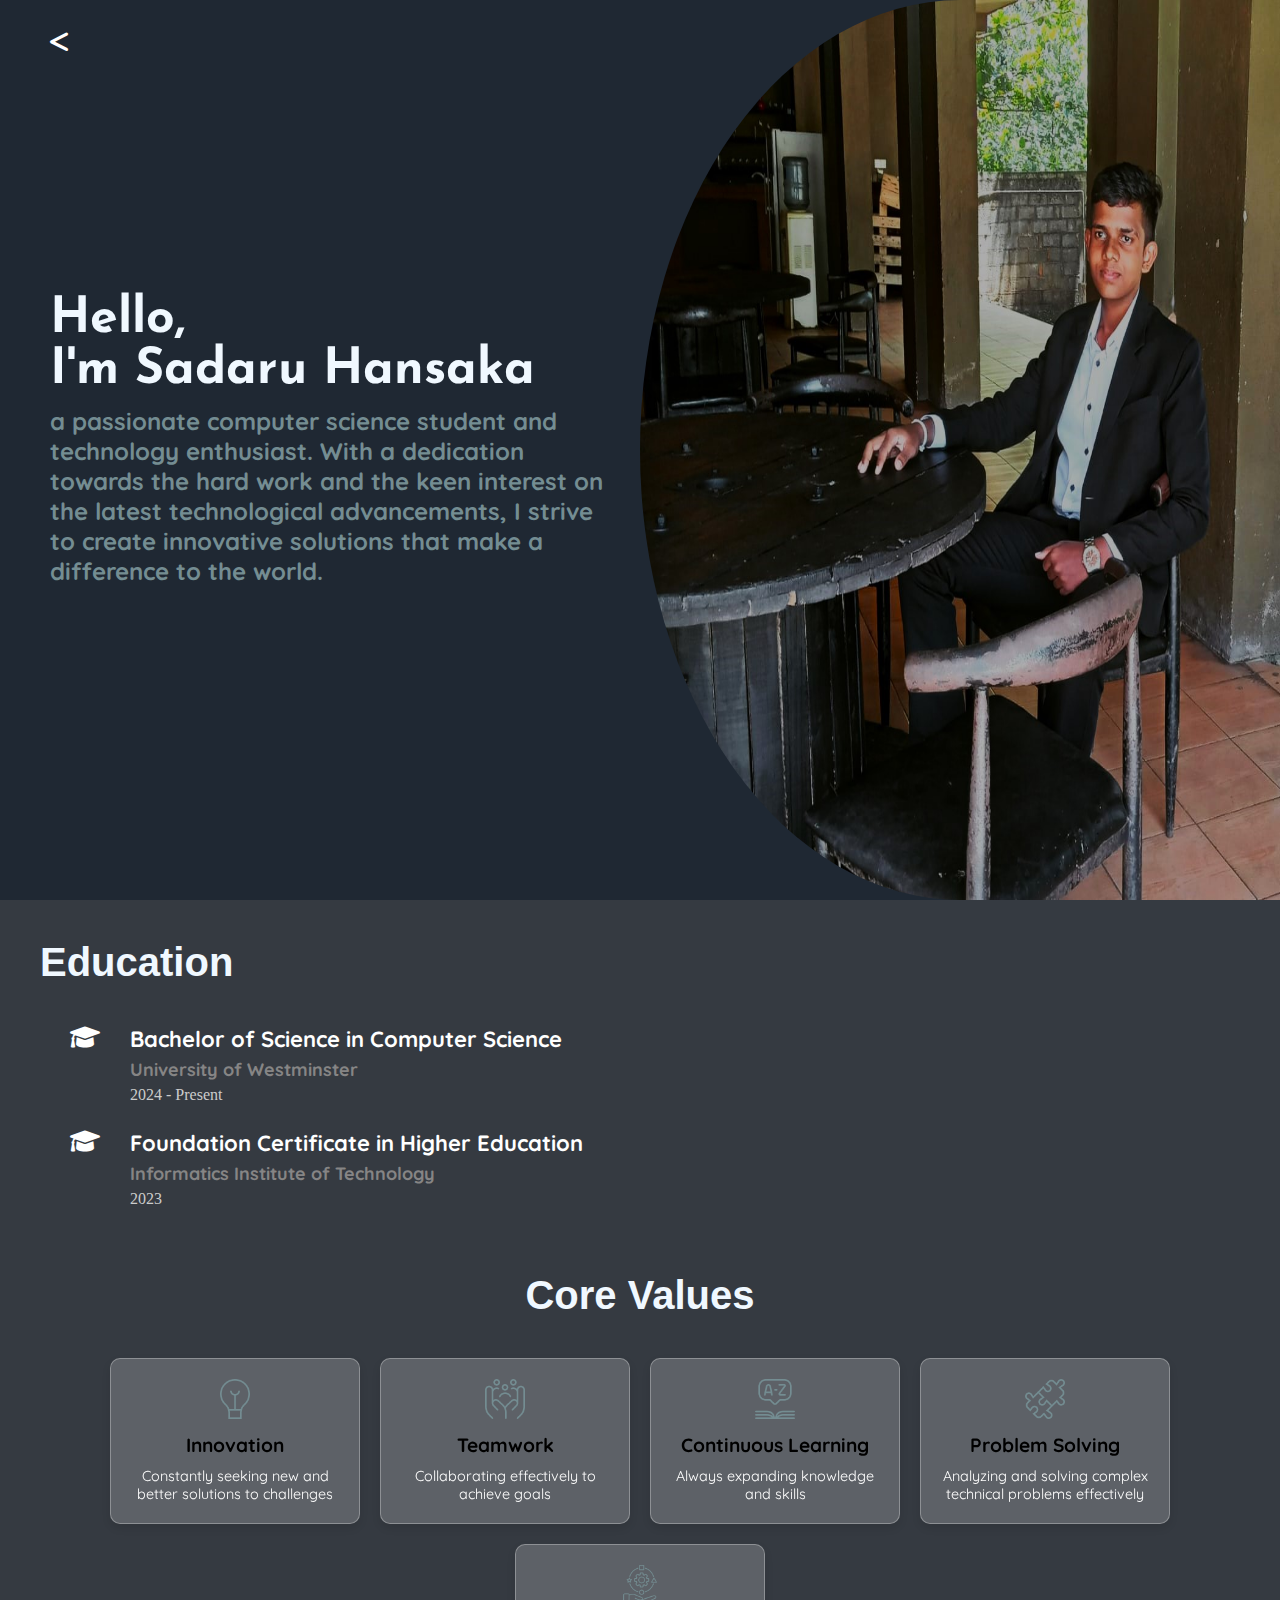
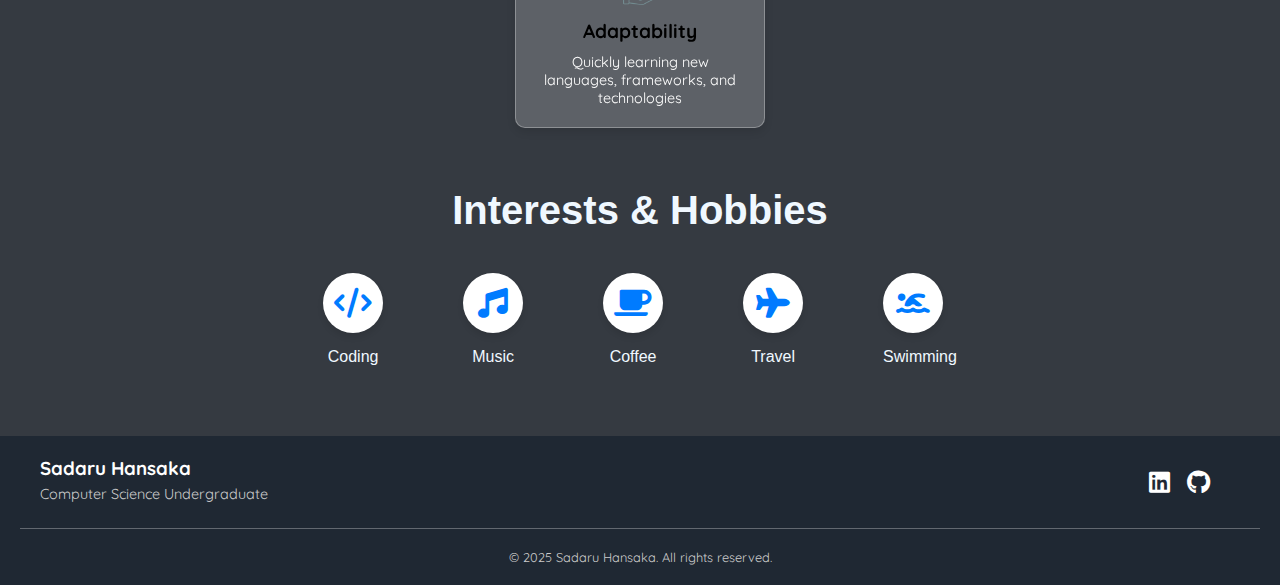
<file: about-me.html>
<!DOCTYPE html>
<html lang="en">
<head>
    <meta charset="UTF-8">
    <meta name="viewport" content="width=device-width, initial-scale=1.0">
    <link rel="stylesheet" href="Styles/about-me.css">
    <link rel="stylesheet" href="Styles/aboutme-media.css">
    <link rel="stylesheet" href="Styles/footer.css">
    <link rel="stylesheet" href="https://cdnjs.cloudflare.com/ajax/libs/font-awesome/6.0.0-beta3/css/all.min.css">
    <link rel="preconnect" href="https://fonts.googleapis.com">
    <link rel="preconnect" href="https://fonts.gstatic.com" crossorigin>
    <link href="https://fonts.googleapis.com/css2?family=Josefin+Sans:ital,wght@0,100..700;1,100..700&family=Quicksand:wght@300..700&display=swap" rel="stylesheet">
    <link href="https://fonts.googleapis.com/css2?family=Josefin+Sans:ital,wght@0,100..700;1,100..700&family=Quicksand:wght@300..700&display=swap" rel="stylesheet">
    <title>About me</title>
</head>
<body>
    <div class="container">
        <div class="container -1">
            <div class="back">
                <a href="index.html" title="Back to Home">
                    <i class="fa-solid fa-less-than"></i>
                </a>
            </div>
            <div class="left">
                <div class="text-box1">
                    <h1>Hello,</h1>
                    <h1>I'm Sadaru Hansaka</h1>
                    <h2>a passionate computer science student and technology enthusiast. With a dedication towards the hard work and the 
                        keen interest on the latest technological advancements, I strive to create innovative solutions 
                        that make a difference to the world.</h2>
                </div>
            </div>
            <div class="right">
                <img src="images/aboutme-img.jpg">
            </div>
        </div>
    </div>
    <div class="container-2">
    <!-- education time line -->
        <div class="row">
            <div class="header-container">
                <!-- <i class="fa-solid fa-graduation-cap" style="color: #ffffff;"></i> -->
                <h2 class="edu">Education</h2>
            </div>
            

            <div class="education-item">
                <div class="icon"><i class="fa-solid fa-graduation-cap" style="color: #ffffff;"></i></div>
                
                <div class="education-content">
                    <h3>Bachelor of Science in Computer Science</h3>
                    <h4>University of Westminster</h4>
                    <p>2024 - Present</p>
                </div>
            </div>
    
            <div class="education-item">
                <div class="icon"><i class="fa-solid fa-graduation-cap" style="color: #ffffff;"></i></div>
                <div class="education-content">
                    <h3>Foundation Certificate in Higher Education</h3>
                    <h4>Informatics Institute of Technology</h4>
                    <p>2023</p>
                </div>
            </div>
        </div>

        <section class="core-values">
            <h2 class="coreValues">Core Values</h2>
            <div class="values-container">
                <div class="value-card">
                    <img src="./images/bulb.png" alt="Innovation Icon">
                    <h3>Innovation</h3>
                    <p>Constantly seeking new and better solutions to challenges</p>
                </div>
                <div class="value-card">
                    <img src="./images/hr-group.png" alt="Teamworl Icon">
                    <h3>Teamwork</h3>
                    <p>Collaborating effectively to achieve goals</p>
                </div>
                <div class="value-card">
                    <img src="./images/dictionary-open.png" alt="Continuous Learning Icon">
                    <h3>Continuous Learning</h3>
                    <p>Always expanding knowledge and skills</p>
                </div>
                <div class="value-card">
                    <img src="./images/puzzle-pieces.png" alt="Continuous Learning Icon">
                    <h3>Problem Solving</h3>
                    <p>Analyzing and solving complex technical problems effectively</p>
                </div>
                <div class="value-card">
                    <img src="./images/adaptability (1).png" alt="Continuous Learning Icon">
                    <h3>Adaptability</h3>
                    <p>Quickly learning new languages, frameworks, and technologies</p>
                </div>
            </div>
        </section>

        <section class="hobbies">
            <h2 class="hobby-topic">Interests & Hobbies</h2>
            <div class="hobbies-container">
                <div class="hobby1">
                    <div class="hobby">
                        <i class="fas fa-code"></i>
                    </div>
                    <p>Coding</p>
                </div>
                <div class="hobby1">
                    <div class="hobby">
                        <i class="fas fa-music"></i>
                    </div>
                    <p>Music</p>
                </div>
                <div class="hobby1">
                    <div class="hobby">
                        <i class="fas fa-coffee"></i>
                    </div>
                    <p>Coffee</p>
                </div>
                
                <div class="hobby1">
                    <div class="hobby">
                        <i class="fas fa-plane"></i>
                    </div>
                    <p>Travel</p>
                </div>
                <div class="hobby1">
                    <div class="hobby">
                        <i class="fa-solid fa-person-swimming"></i>
                    </div>
                    <p>Swimming</p>
                </div>
                
            </div>
        </section>
    </div>
    <footer class="footer">
        <div class="footer-container">
            <div class="footer-section1">
                <h3>Sadaru Hansaka</h3>
                <p>Computer Science Undergraduate</p>
            </div>
            <div class="footer-section2">
                <div class="social-links">
                    <a href="https://www.linkedin.com/in/sadaru-hansaka-8a7600293" target="_blank"><i class="fab fa-linkedin"></i></a>
                    <a href="https://github.com/Sadaru-Hansaka" target="_blank"><i class="fab fa-github"></i></a>
                </div>
            </div>
        </div>
        <div class="footer-bottom">
            <p>&copy; 2025 Sadaru Hansaka. All rights reserved.</p>
        </div>
    </footer>               
    <!-- end -->
</body>
</html>
</file>
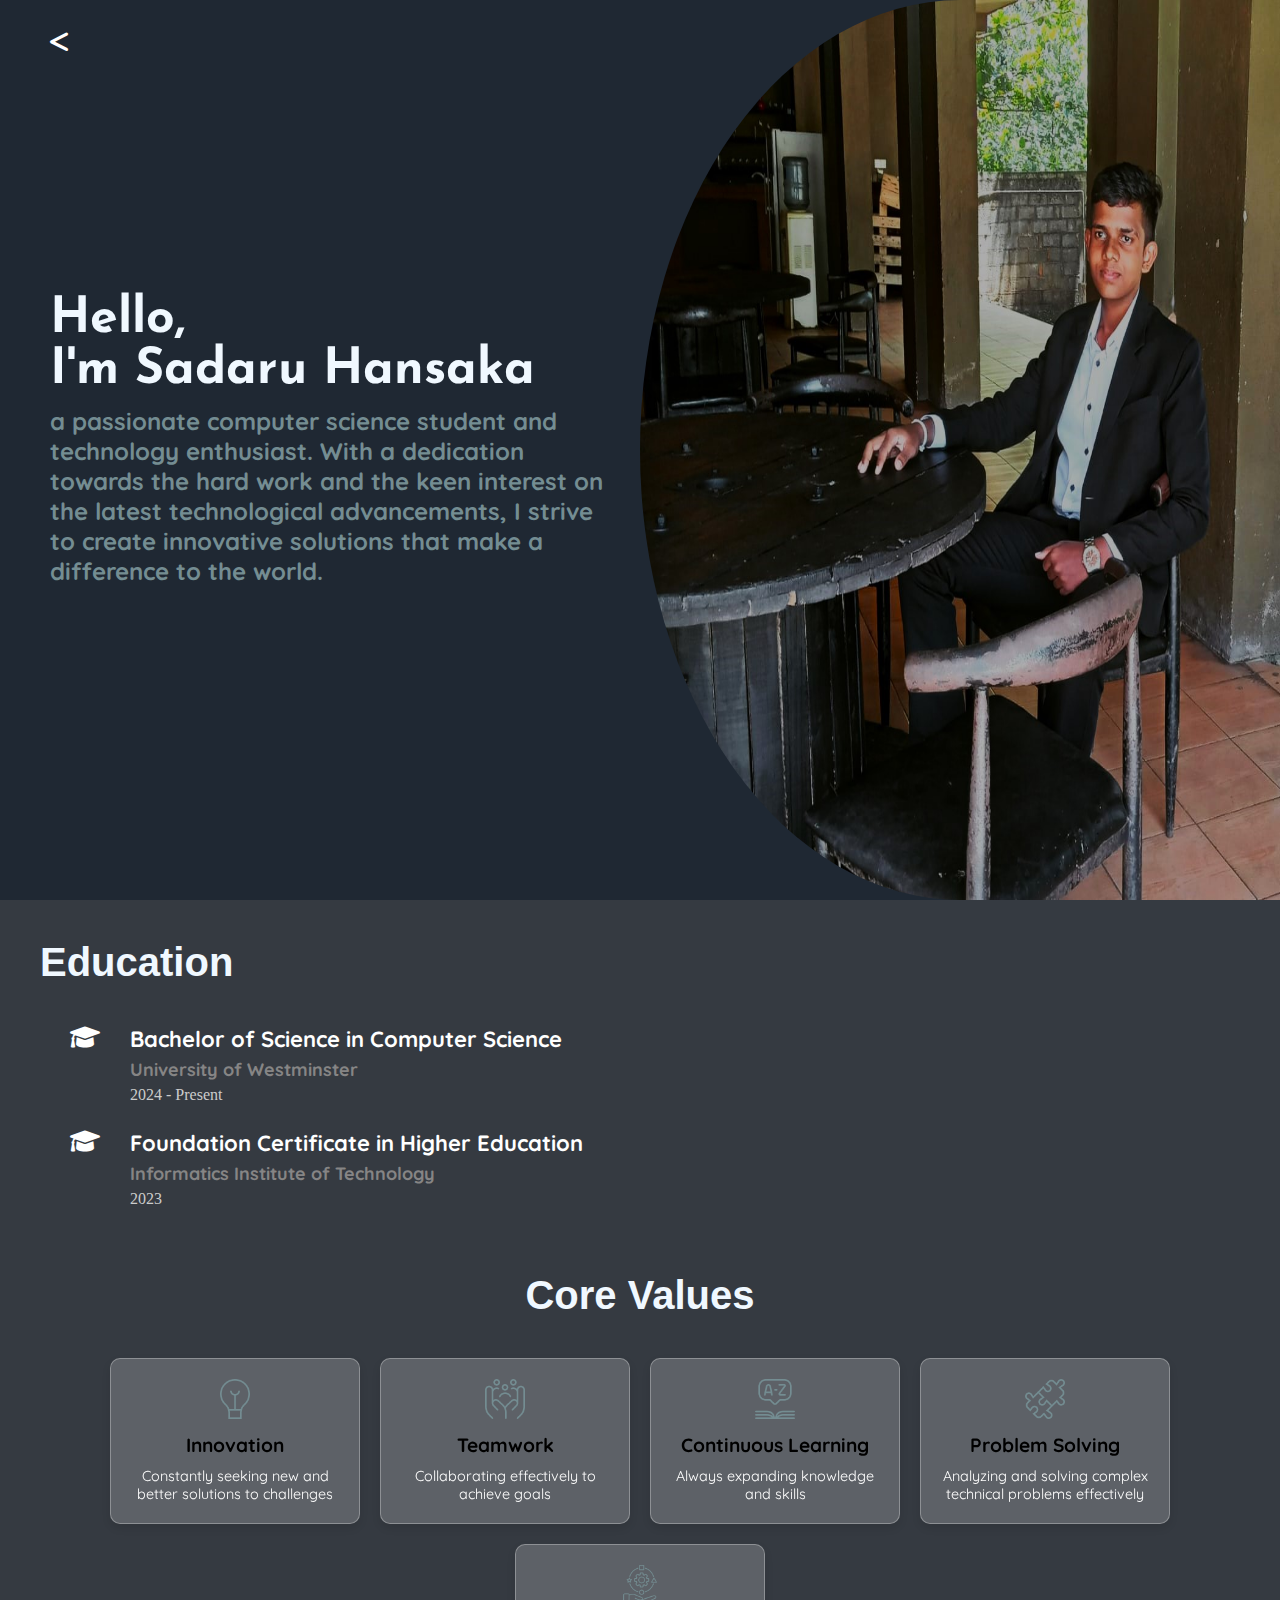
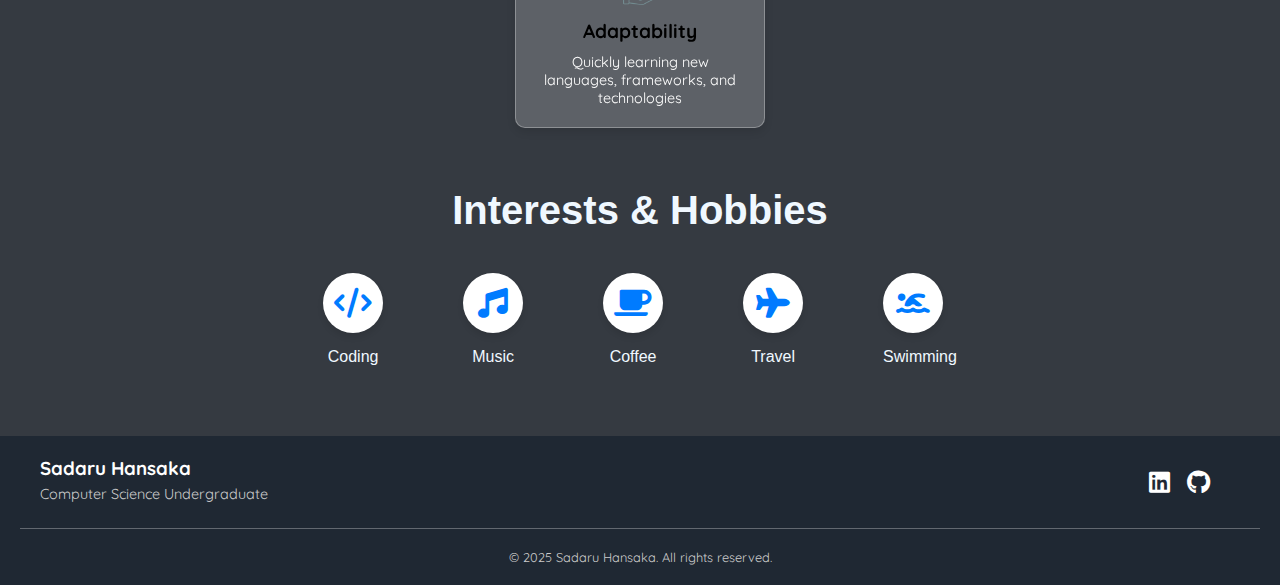
<file: Sadaru Hansaka/about-me.html>
<!DOCTYPE html>
<html lang="en">
<head>
    <meta charset="UTF-8">
    <meta name="viewport" content="width=device-width, initial-scale=1.0">
    <link rel="stylesheet" href="Styles/about-me.css">
    <link rel="stylesheet" href="Styles/footer.css">
    <link rel="stylesheet" href="https://cdnjs.cloudflare.com/ajax/libs/font-awesome/6.0.0-beta3/css/all.min.css">
    <link rel="preconnect" href="https://fonts.googleapis.com">
    <link rel="preconnect" href="https://fonts.gstatic.com" crossorigin>
    <link href="https://fonts.googleapis.com/css2?family=Josefin+Sans:ital,wght@0,100..700;1,100..700&family=Quicksand:wght@300..700&display=swap" rel="stylesheet">
    <link href="https://fonts.googleapis.com/css2?family=Josefin+Sans:ital,wght@0,100..700;1,100..700&family=Quicksand:wght@300..700&display=swap" rel="stylesheet">
    <title>About me</title>
</head>
<body>
    <div class="container">
        <div class="container -1">
            <div class="back">
                <a href="index.html" title="Back to Home">
                    <i class="fa-solid fa-less-than"></i>
                </a>
            </div>
            <div class="left">
                <div class="text-box1">
                    <h1>Hello,</h1>
                    <h1>I'm Sadaru Hansaka</h1>
                    <h2>a passionate computer science student and technology enthusiast. With a dedication towards the hard work and the 
                        keen interest on the latest technological advancements, I strive to create innovative solutions 
                        that make a difference to the world.</h2>
                </div>
            </div>
            <div class="right">
                <img src="images/aboutme-img.jpg">
            </div>
        </div>
    </div>
    <div class="container-2">
    <!-- education time line -->
        <div class="row">
            <div class="header-container">
                <!-- <i class="fa-solid fa-graduation-cap" style="color: #ffffff;"></i> -->
                <h2 class="edu">Education</h2>
            </div>
            

            <div class="education-item">
                <div class="icon"><i class="fa-solid fa-graduation-cap" style="color: #ffffff;"></i></div>
                
                <div class="education-content">
                    <h3>Bachelor of Science in Computer Science</h3>
                    <h4>University of Westminster</h4>
                    <p>2024 - Present</p>
                </div>
            </div>
    
            <div class="education-item">
                <div class="icon"><i class="fa-solid fa-graduation-cap" style="color: #ffffff;"></i></div>
                <div class="education-content">
                    <h3>Foundation Certificate in Higher Education</h3>
                    <h4>Informatics Institute of Technology</h4>
                    <p>2023</p>
                </div>
            </div>
        </div>

        <section class="core-values">
            <h2 class="coreValues">Core Values</h2>
            <div class="values-container">
                <div class="value-card">
                    <img src="./images/bulb.png" alt="Innovation Icon">
                    <h3>Innovation</h3>
                    <p>Constantly seeking new and better solutions to challenges</p>
                </div>
                <div class="value-card">
                    <img src="./images/hr-group.png" alt="Teamworl Icon">
                    <h3>Teamwork</h3>
                    <p>Collaborating effectively to achieve goals</p>
                </div>
                <div class="value-card">
                    <img src="./images/dictionary-open.png" alt="Continuous Learning Icon">
                    <h3>Continuous Learning</h3>
                    <p>Always expanding knowledge and skills</p>
                </div>
                <div class="value-card">
                    <img src="./images/puzzle-pieces.png" alt="Continuous Learning Icon">
                    <h3>Problem Solving</h3>
                    <p>Analyzing and solving complex technical problems effectively</p>
                </div>
                <div class="value-card">
                    <img src="./images/adaptability (1).png" alt="Continuous Learning Icon">
                    <h3>Adaptability</h3>
                    <p>Quickly learning new languages, frameworks, and technologies</p>
                </div>
            </div>
        </section>

        <section class="hobbies">
            <h2 class="hobby-topic">Interests & Hobbies</h2>
            <div class="hobbies-container">
                <div class="hobby1">
                    <div class="hobby">
                        <i class="fas fa-code"></i>
                    </div>
                    <p>Coding</p>
                </div>
                <div class="hobby1">
                    <div class="hobby">
                        <i class="fas fa-music"></i>
                    </div>
                    <p>Music</p>
                </div>
                <div class="hobby1">
                    <div class="hobby">
                        <i class="fas fa-coffee"></i>
                    </div>
                    <p>Coffee</p>
                </div>
                
                <div class="hobby1">
                    <div class="hobby">
                        <i class="fas fa-plane"></i>
                    </div>
                    <p>Travel</p>
                </div>
                <div class="hobby1">
                    <div class="hobby">
                        <i class="fa-solid fa-person-swimming"></i>
                    </div>
                    <p>Swimming</p>
                </div>
                
            </div>
        </section>
    </div>
    <footer class="footer">
        <div class="footer-container">
            <div class="footer-section1">
                <h3>Sadaru Hansaka</h3>
                <p>Computer Science Undergraduate</p>
            </div>
            <div class="footer-section2">
                <div class="social-links">
                    <a href="https://www.linkedin.com/in/sadaru-hansaka-8a7600293" target="_blank"><i class="fab fa-linkedin"></i></a>
                    <a href="https://github.com/Sadaru-Hansaka" target="_blank"><i class="fab fa-github"></i></a>
                </div>
            </div>
        </div>
        <div class="footer-bottom">
            <p>&copy; 2025 Sadaru Hansaka. All rights reserved.</p>
        </div>
    </footer>               
    <!-- end -->
</body>
</html>
</file>
<file: Styles/home-styles.css>
body{
    margin: 0;
    padding: 0;
    display: block;
    justify-content: center;
    align-items: center;
    width: 100%;
    overflow-x: hidden;
}
.slide_1, .aboutMe_slide, .slide_2, .slide_3, .slide_4 {
    width: 100vw; /* Ensure sections take full viewport width */
    overflow: hidden; /* Prevent overflow */
    
}
/* navigation bar container */
.navbar{
    margin: 0px;
    display: flex;
    padding-left: 10px;
    justify-content: space-between;
    align-items: center;
    width: 100%;
    position: fixed;
    z-index: 1;
    background: rgba(255, 255, 255, 0.15); /* Semi-transparent background */
    backdrop-filter: blur(10px); /* Blurred glass effect */
    -webkit-backdrop-filter: blur(10px); /* Safari support */
}

/* topic name styles */
.topic_name{
    color: #66fcf1;
    text-decoration: none;
    font-size: 20px;
    font-weight: bolder;
    margin-top: 10px;
    font-family: "Montserrat";
    padding-left: 10px;
}
.close-btn{
    display: none;
    margin: 0;
    padding-right: 5px;
    height: 30px;
}
.list {
    list-style-type: none;
    margin: 0;
    padding: 0 20px 0 0;
    display: flex;
    align-items: right;
    justify-content: right;
}

.list li {
    margin-top: -10px;
    margin-right: 30px;
}

.list li:last-child {
    margin-right: 10px;
}

.list li a {
    color: aliceblue;
    text-decoration: none;
    font-size: 20px;
    font-weight: bolder;
    font-family: "Montserrat";
}

.list li a:hover {
    color: #66fcf1;
    padding: 8px;
    border-radius: 10px;
}

.menu-icon{
    margin: 0;
    padding-right: 25px;
    height: 30px;
    display: none;
}

/* ------------------------------------------------------------------------ navigation bar css*/

/* home page  */
.slide_1{
    height: 100vh;
    align-items: flex-start;
    display: flex;
    /* background-color: #021122; */
    background: linear-gradient(to top, rgba(0, 0, 0, 0.6), rgba(0, 0, 0, 0.7)), url(../images/background1.jpg);
    background-size: cover;
}

/* home page left side */
.homepage-leftside{
    display: flex;
    width: 60%;
    align-items: center;
    justify-content: center;
    height: 90vh;
}
.leftside-content {
    display: flex;
    align-items: left;
    justify-content: center;
    text-align: left;
    color: aliceblue;
    font-family: "Quicksand";
    flex-direction: column;
    margin: 100px;
    padding-left: 0;
}
.leftside-content h4{
    margin: 0;
    padding: 0;
    font-size: 40px;
    color: aliceblue;
    font-family: "Josefin Sans", sans-serif;
    line-height: 1.2;
    margin-bottom: 10px;
}

#intro {
    margin: 0;
    padding: 0;
    font-size: 70px;
    line-height: 1.2;
    color: aliceblue;
    margin-bottom: 10px;
    font-family: "Josefin Sans", sans-serif;
    width: 650px;
}

.typing::after {
    content: "|"; 
    animation: blink 0.7s infinite;
}

@keyframes blink {
    50% {
        opacity: 0;
    }
}

.leftside-links{
    padding-left: 10px;
}

.about_me-container{
    margin: 0px;
    padding-top: 10px;
}

.about_me-container i{
    font-size: 15px;
    padding-left: 10px;
}
.about_me-button{
    background-color: transparent;
    color: #66fcf1;
    padding: 10px 20px 10px 20px;
    font-family: "Quicksand", sans-serif;
    border: 3px solid #66fcf1;
    border-radius: 10px;
    font-size: 20px;
    text-decoration: none;
    
}

.about_me-button:hover{
    color: #ffffff;
}

.github{
    margin-bottom: 5px;
    display: flex;
}
.github p {
    margin: 0; 
    color: aliceblue; /* Text color */
    font-size: 3cqb; /* Adjust font size if needed */
    padding-left: 10px;
    font-family: "Quicksand", sans-serif;

}
.github i{
    padding: 0;
    margin: 0;
}

.linkdin{
    margin-bottom: 10px;
    display: flex;
}
.linkdin p {
    font-family: "Quicksand", sans-serif;
    margin: 0; 
    color: aliceblue; /* Text color */
    font-size: 3cqb; /* Adjust font size if needed */
    padding-left: 10px;
}

/* home page right side area */
.profile-picture-area{
    display: flex;
    width: 50%;
    align-items: center;
    justify-content: center;
    height: 100vh;
}
.profile-picture-container {
    position: relative;
    height: 100vh;
    width: 40%;
    display: flex;
    justify-content: center;
    align-items: center;;
    overflow: hidden;
    width: 500px; 
    height: 500px; 
    border-radius: 50%;
    max-width: 100%;
    box-shadow:  0 0 10px 10px rgba(255, 255, 255, 0.5);
}


.profile-picture-container img{
    position: absolute;
    width: 100%;
    height: 100%;
    border-radius: 50%;
    object-fit: cover;
    max-width: 100%;
    
}

.list li a.active {
    color: #66fcf1; 
    text-decoration: underline;
}
</file>
<file: Styles/about-me_base.css>
.aboutMe_slide{
    height: 100vh;
    /* padding-top: 50px; */
    background-color: #1F2833;
    display: flex;
    flex-direction: column;
    justify-content: center;
    align-items: center;
}

.about_me-container1{
    display: flex;
    justify-content: flex-start;
    align-items: center;
    margin: 30px;
    border: 2px solid #66fcf1;
    width: 75%;
    text-align: center;
    position: relative;
    padding: 30px;
}
.about_me-container1-image{
    display: flex;
    justify-content: center;
    align-items: left;
    align-content: left;
    padding-right: 30px;
}
.about_me-container1-image img{
    width: 300px;
    /* padding: 30px; */
    justify-content: left;
    align-content: left;
    /* border-radius: 0% 30% 0% 30%; */
    /* padding-left: 60px; */
    box-shadow: 0px 3px 12px 0px #ccc;
}

.about_me-description{
    display: block;
    width: 100%;
    justify-content: center;
    align-items: center;
}

.about_me-name{
    display: flex;
    width: 100%;
    justify-content: flex-start;
    align-items: left;
    text-align: left;
    margin: 0;
    padding: 0;
}

.about_me-name h1{
    color: #fff;
    font-size: 50px;
    font-family: "Josefin Sans",sans-serif;
    padding: 0;
    margin: 0;
}

.about_me-para{
    color: #748d92;
    margin: 0;
    padding: 0;
    padding-right: 20px;
    font-family: "Quicksand", sans-serif;
    justify-content: flex-start;
    text-align: justify;
}
.about_me-para p{
    font-size: 17px;
    font-family: "Quicksand", sans-serif;
}

.about_me-details{
    font-family: "Quicksand", sans-serif;
    color: aliceblue;
    justify-content: flex-start;
    text-align: justify;
    padding: 0;
    margin: 0;
}
.about_me-details p{
    padding: 5px;
    margin: 0;
}

.cvdownload-button{
    display: flex;
    justify-content: flex-start;
    align-items: left;
    padding-top: 20px;
}
.cvdownload-button i{
    font-size: 15px;
    padding-left: 10px;
}
.cv-button{
    background-color: transparent;
    color: #66fcf1;
    padding: 10px 20px 10px 20px;
    font-family: "Michroma",sans-serif;
    border: 3px solid #66fcf1;
    border-radius: 10px;
    font-size: 20px;
    text-decoration: none;
}
.cv-button:hover{
    color: #ffffff;
}
</file>
<file: Styles/skills.css>
.slide_2{
    height: 100vh;
    padding-top: 50px;
    background-color: #1F2833;
    width: 100%;
    align-items: center;
    justify-content: center;
    text-align: center;
}


.skills-container {
    width: 100%;
    text-align: center;
    display: flex;
    justify-content: center;
    align-items: center;
    /* margin-top: 30px; */
}

.sk-container{
    width: 80%;
    text-align: center;
    justify-content: center;
}

.skills-container h1 {
    font-family: "Michroma", sans-serif;
    color: aliceblue;
    font-size: 50px;
    padding: 0;
    padding-bottom: 50px;
}

.skills-grid {
    display: grid;
    grid-template-columns: 1fr 1fr 1fr;
    gap: 40px;
    position: relative;
}

.skills-grid.with-divider::before {
    content: '';
    position: absolute;
    left: 50%;
    transform: translateX(-50%);
    top: 0;
    bottom: 0;
    z-index: 1;
}

.skill-card {
    background: rgba(255, 255, 255, 0.2); /* Semi-transparent background */
    backdrop-filter: blur(10px); /* Blurred glass effect */
    -webkit-backdrop-filter: blur(10px); /* Safari support */
    display: flex;
    align-items: center;
    justify-content: center;
    border-radius: 10px;
    padding: 20px;
    position: relative;
    flex-direction: column;
}


.skill-card .arrow-right {
    display: flex;
    position: absolute;
    left: 25px;
    color: #748d92;
    justify-content: center;
}

.skill-card .skill-content {
    flex-grow: 1;
    text-align: center;
    position: relative;
}
.skill-content h1{
    color:#fff;
    font-size: 25px;
    font-family: "Quicksand", sans-serif;
    padding: 0;
    margin: 0;
}

@media (max-width : 480px) {
    .skill-card{
        width: 90%;
    }

    .sk-container{
        width: 90%;
    }

    .skills-container h1{
        font-size: 30px;
    }
}
</file>
<file: Styles/contact.css>
.contact{
    height: 100vh;
    background-color: #1F2833;
    width : 100%;
    display: flex;
    justify-content: center;
    align-items: center;
    margin: 0;
    padding:0;
    box-sizing: border-box;
}

.contact-container{
    display: flex;
    justify-content: left;
    align-items: flex-start;
    text-align: left;
    width: 65%;
    border: 2px solid aliceblue;
    font-family: "Montserrat";
    height: 500px;
    padding: 0 0 0 25px;
    border-radius: 20px;
}

.contact_form{
    display: flex;
    /* justify-content: space-around; */
    /* align-items: center; */
    width: 60%;
    text-align: center;
    flex-direction: column;
    border-radius: 20px;
}
.contact_form h1{
    display: flex;
    color: aliceblue;
    font-size: 30px;
    padding-top: 5px;
    margin-bottom: 0px;
    text-align: left;
    /* align-items: flex-start; */
    justify-content: left;
}
.form{
    display: flex;
    justify-content: space-evenly;
    align-items: left; 
    flex-direction: column;
    height: 100%;
}

.contact-input{
    padding: 10px;
    display: flex;
    flex-direction: column;
    width: 80%;
    height: 35px;
    justify-content: space-between;
    align-items: center;
    margin: 15px 65px 0 35px ;
    background: rgba(255, 255, 255, 0.2);
    box-shadow: 0 4px 30px rgba(0, 0, 0, 0.1);
    backdrop-filter: blur(5px);
    -webkit-backdrop-filter: blur(5px);
    border: 1px solid rgba(255, 255, 255, 0.3);
    border-radius: 5px;
    font-weight: 100;
}

.contact-input::placeholder, .text-input::placeholder{
    color: aliceblue;
    opacity: 0.6;
}

.text-input{
    padding : 10px;
    display: flex;
    flex-direction: column;
    width: 80%;
    justify-content: space-between;
    align-items: center;
    margin: 20px 65px 0 35px ;
    background: rgba(255, 255, 255, 0.2);
    box-shadow: 0 4px 30px rgba(0, 0, 0, 0.1);
    backdrop-filter: blur(5px);
    -webkit-backdrop-filter: blur(5px);
    border: 1px solid rgba(255, 255, 255, 0.3);
    border-radius: 5px;
}

.contact-btn{
    display: flex;
    justify-content: flex-start;
    align-items: left;
    margin: 15px 0 0 35px;
    height: 35px;
    width: 100px;
    border: none;
    font-size: 20px;
    border-radius: 5px;
    cursor: pointer;
}

.contact_details{
    display: flex;
    justify-content: space-evenly;
    align-items: left;
    width: 40%;
    text-align: center;
    background-color: #353a41;
    flex-direction: column;
    height: 100%;
    padding: 0 0 0 30px;
    border-radius: 20px;
}

.contact_details h1{
    font-size: 30px;
    margin: 0;
    color: aliceblue;
    font-family: "Josefin Sans", sans-serif;
}

.contact_details p{
    padding-left: 10px;
    margin: 0;
    font-weight: bold;
    padding-top: 5px;
}

.contact-numbers,
.Emails,
.personal-location {
    display: flex;
    flex-direction: column;
    text-align: left;
}

.tel,
.email,
.location {
    display: flex;
    flex-direction: row;
    margin-left: 55px;
    align-items: center;
    color: #ccc;
    font-family: "Quicksand", sans-serif;
}

/* Add this to your CSS file */
.form-error-message a:hover {
    color: #cc0000 !important;
}

@keyframes shake {
    0%, 100% { transform: translateX(0); }
    20%, 60% { transform: translateX(-5px); }
    40%, 80% { transform: translateX(5px); }
}

.form-error {
    animation: shake 0.5s ease-in-out;
}
</file>
<file: Styles/contact-media.css>
@media screen and (max-width:1250px){
    .contact-container{
        width: 90%;
    }
}

@media screen and (max-width:900px){
    .contact{
        height: 100vh;
        width: 100%;
        display: flex;
        justify-content: center;
        align-items: center;
        margin: 0;
        padding: 0;
        box-sizing: border-box;
        overflow-x: hidden;
        padding-top: 50px;
    }
    .contact-container{
        display: flex;
        flex-direction: column;
        width: 90%;
        height: auto;
        padding: 0;
        margin: 10px;
        margin-top: 35px;
    }

    .contact_form{
        display: flex;
        flex-direction: column;
        width: 100%;
        height: 60%;
        height: auto;
        padding: 0;
        margin: 0;
    }

    .contact_form h1{
        padding-top: 10px;
        margin: 0;
        padding-left: 20px;
    }

    .contact-input{
        margin-left: 20px;
    }

    .text-input{
        margin-left: 20px;
    }

    .contact-btn{
        margin-left: 20px;
        text-align: center;
    }

    .contact_details{
        display: flex;
        flex-direction: column;
        height: auto;
        align-items: left;
        justify-content: space-evenly;
        width: 100%;
        padding: 20px 0 20px 0;
        margin-left: 0;
        margin-top: 20px;
    }

    .contact_details h1{
        padding: 10px 0 0 10px;
    }

}

@media (max-width:480px){
    .contact{
        height: 110vh;
        width: 100%;
    }
}
</file>
<file: Styles/projects.css>
.projects{
    display: flex;
    justify-content: center;
    align-items: center;
    height: auto;
    padding-top: 50px;
    background-color: #1F2833;
    width: 100%;
    flex-direction: column;
    box-sizing: border-box;
}


.projects h1{
    color: aliceblue;
    font-size: 50px;
    font-family: "Michroma", sans-serif;
}



.project-title {
    display: flex;
    justify-content: center;
    align-items: center;
    font-family: "Michroma", sans-serif;
    color: aliceblue;
    padding: 20px 20px 20px 20px;
    font-size: 40px;
    margin-bottom: 20px;
}

.projects-container {
    display: flex; /* Change from grid to flex */
    flex-direction: row; /* Ensure horizontal layout */
    flex-wrap: wrap;
    gap: 20px;
    padding: 0 20px;
    width: 100%;
    justify-content: center;
}

.project-card {
    background: rgba(255, 255, 255, 0.1);
    border-radius: 10px;
    overflow: hidden;
    box-shadow: 0 4px 8px rgba(0, 0, 0, 0.1);
    transition: transform 0.3s ease-in-out;
    border: 1px solid rgba(255, 255, 255, 0.3);
    color: #ffffff;
    width: 375px;
    height: 325px;
}

.project-card:hover {
    transform: scale(1.05);
}

.project-card img {
    width: 100%;
    height: 200px;
    object-fit: cover;
}

.project-card h3 {
    font-family: "Quicksand", sans-serif;
    font-size: 1.2rem;
    margin: 10px;
    color: #ffffff;
}

.project-card p {
    font-family: "Quicksand", sans-serif;
    font-size: 0.9rem;
    margin: 0 10px 10px;
    color: #ccc;
}

.tech-stack {
    display: flex;
    gap: 5px;
    padding: 10px;
    font-family: "Quicksand", sans-serif;
    font-size: 0.8rem;
    color: #007bff;
}
</file>
<file: Styles/media.css>
@media screen and (max-width:1300px){
    .profile-picture-container{
        width: 450px;
        height: 450px;
    }

    .profile-picture-area{
        display: flex;
        justify-content: space-between;
        align-items: center;
    }

}
@media screen and (max-width:1030px){
    body{
        overflow-X: hidden;
        width: 100%;
    }
    .list{
        display: none;
    }
    .navbar{
        margin: 0px;
        display: flex;
        padding-left: 10px;
        justify-content: space-between;
        align-items: center;
        width: 100%;
        position: fixed;
        z-index: 1;
    } 
    .close-btn{
        display: block;
    }
    .menu-icon{
        display: block;
        padding-top: 0;
        margin: 0;
        margin-top: -10px;
    }

    .list {
        display: none;
        align-items: flex-end;
        flex-direction: column;
        position: absolute;
        top: 0px;
        width: 50%;
        background-color: #1F2833;
        right: 0;
        padding: 5px;
        height: 100vh;

    }
    .list.show {
        display: flex;
        flex-direction: column;
        align-items: flex-end;
        padding-left: 10px;
        width: 45%; 
        justify-self: flex-end;  
    }
    .list li{
        margin-top: 10px;
        margin-bottom: 10px;
        padding-bottom: 25PX;
    }
    .list li:last-child {
        margin-right: 30px;
    }
    .list li a {
        color: white;
        text-decoration: none;
        font-size: 20px;
        font-weight: bold;
        padding: 5px;
        align-items: left;
    }
    .list li a:hover {
        color: #66fcf1;
        padding: 8px;
        border-radius: 10px;
    }

    .leftside-content{
        width: 100%;
    }
    .leftside-content h4{
        margin: 0;
        padding: 0;
        font-size: 30px;
        color: #ffffff;
        font-family: "Michroma",sans-serif;
        line-height: 1.2;
        margin-bottom: 10px;
        padding-left: 10px;
        padding-top: 50px;
    }
    #intro {
        justify-content: center;
        margin: 0;
        padding: 0;
        font-size: 40px;
        line-height: 1.2;
        color: #ffffff;
        margin-bottom: 10px;
        font-family: "Michroma", sans-serif;
        width: 100%;
    }
    .slide_1{
        flex-direction: column;
        height: 100vh;
        width: 100%;
    }
    .leftside-content{
        padding: 10px;
        text-align: center;
    }
    .homepage-leftside{
        display: flex;
        width: 100%;
        align-items: center;
        justify-content: center;
        height: 50vh;
    }
    .leftside-links{
        padding-top: 10px;
        justify-content: center;
    }
    .github{
        justify-content: center;
    }
    .github p{
        font-size: 20px;
    }
    .linkdin{
        justify-content: center;
    }
    .linkdin p{
        font-size: 20px;
    }

    .about_me-container{
        margin: 0;
        padding: 0;
    }

    /* home page right side area */
    .profile-picture-area{
        display: flex;
        width: 100%;
        align-items: center;
        justify-content: center;
        height: auto;
        padding-top: 50px;
        padding-bottom: 150px;
    }
    .profile-picture-container {
        height: auto;
        width: 100%;
        display: flex;
        justify-content: center;
        align-items: center;;
        overflow: hidden;
        width: 320px; 
        height: 320px; 
        max-width: 100%;
    }

    .profile_pic{
        width: 100%;
        height: 100%;
        border-radius: 50%;
        object-fit: cover; /* Ensures the image covers the container without distortion */
        border: 1px solid #66fcf1;
    }


    .aboutMe_slide{
        height: 100vh;
        width: 100%;
        padding-top: 20px;
        background-color: #1F2833;
        display: flex;
        flex-direction: column;
        justify-content: center;
        align-items: center;
        padding-bottom: 10px;
    }
    
    .about_me-container1{
        display: flex;
        justify-content: center;
        flex-direction: column;
        align-items: center;
        /* margin: 30px; */
        border: 0px;
        width: 90%;
        text-align: center;
        margin-bottom: 10px;
    }
    .about_me-container1-image{
        padding: 0;
        margin: 0;        
        display: flex;
        justify-content: center;
        align-items: center;
        align-content: center;
        margin-bottom: 30px;
    }
    .about_me-container1-image img{
        width: 210px;
        justify-content: center;
        align-content: center;
        box-shadow: 0px 3px 12px 0px #ccc;
    }
    
    .about_me-description{
        display: block;
        width: 100%;
        justify-content: center;
        align-items: center;
    }
    
    .about_me-name{
        display: flex;
        width: 100%;
        justify-content: center;
        align-items: center;
        text-align: center;
        margin: 0;
        padding: 0;
    }
    
    .about_me-name h1{
        color: #fff;
        font-size: 35px;
        font-family: "Josefin Sans",sans-serif;
        padding: 0;
        margin: 0;
    }
    
    .about_me-para{
        color: silver;
        margin: 0;
        padding: 15px;
        font-family: "Michroma", sans-serif;
        justify-content: center;
        text-align: justify;
    }
    .about_me-para p{
        font-size: 17px;
    }
    
    .about_me-details{
        font-family: "Michroma", sans-serif;
        color: aliceblue;
        justify-content: flex-start;
        text-align: justify;
        padding: 15px;
        margin: 0;
    }
    .about_me-details p{
        margin: 0;
    }
    
    .cvdownload-button{
        display: flex;
        justify-content: center;
        align-items: center;
        padding-top: 10px;
        padding-bottom: 15px;
    }
    .cv-button{
        background-color: transparent;
        color: #66fcf1;
        padding: 10px 20px 10px 20px;
        font-family: "Michroma",sans-serif;
        border: 3px solid #66fcf1;
        border-radius: 10px;
        font-size: 20px;
        text-decoration: none;
    }
    
    .slide_2{
        height: auto;
        padding-bottom: 50px;
    }
    .skills-grid{
        display: grid;
        grid-template-columns: 1fr;
        gap: 30px;
        position: relative;
    }
    
}


@media (max-width) {
    .homepage-leftside{
        display: flex;
        width: 100%;
        align-items: center;
        justify-content: center;
        text-align: center;
    }

    .leftside-content{
        display: flex;
        width: 100%;
        align-items: center;
        justify-content: center;
        text-align: center;
    }

    #intro{
        display: flex;
        align-items: center;
        justify-content: center;
        width: 100%;
        text-align: center;
        padding: 0;
    }
    
}
</file>
<file: Styles/project-media.css>
@media (max-width: 768px) {
    .projects {
        padding: 30px 15px;
    }
    
    .project-title {
        font-size: 30px;
        padding: 10px;
        margin-bottom: 15px;
    }
    
    .projects-container {
        gap: 15px;
        padding: 0 10px;
    }
    
    .project-card {
        width: 100%; /* Full width on smaller screens */
        max-width: 400px;
    }
    
    .project-card img {
        height: 180px;
    }
    
    .project-card h3 {
        font-size: 1.1rem;
    }
    
    .project-card p {
        font-size: 0.85rem;
    }
    
    .tech-stack {
        font-size: 0.75rem;
    }
}

/* Extra small screens (phones) */
@media (max-width: 480px) {
    .projects {
        padding: 25px 10px;
    }
    
    .project-title {
        font-size: 30px;
    }
    
    .projects-container {
        width: 95%;
        gap: 12px;
    }

    .project-card{
        width: 350px;
        height: 325px;
        margin-bottom: 20px;
    }
    
    .project-card img {
        height: 200px;
        width: 350;
    }
    
    .project-card h3 {
        font-size: 1rem;
        margin: 8px;
    }
    
    .project-card p {
        font-size: 0.8rem;
        margin: 0 8px 8px;
    }
    
    .tech-stack {
        padding: 8px;
        font-size: 0.7rem;
    }
}
</file>
<file: Styles/footer-main.css>
/* Footer */
.footer {
    background-color: #353a41;
    color: #ffffff;
    padding: 20px;
    width: 100%;
    box-sizing: border-box;
}

.footer-container {
    display: flex;
    justify-content: space-between;
    align-items: center; 
    max-width: 100%;
    margin: 0 auto;
    padding: 0 20px;
}

.footer-section1 {
    flex: 1; 
    text-align: left; 
    font-family: "Quicksand", sans-serif;
}

.footer-section2 {
    flex: 1; 
    text-align: right; 
    padding-right: 30px;
}

.footer-section1 p {
    font-family: "Quicksand", sans-serif;
    font-size: 0.9rem;
    color: #ccc;
    margin: 5px 0;
}

.social-links {
    display: flex;
    gap: 15px;
    justify-content: flex-end;
}

.social-links a {
    color: #ffffff;
    font-size: 1.5rem;
    transition: color 0.3s ease;
}

.social-links a:hover {
    color: #007bff;
}

.footer-bottom {
    text-align: center;
    padding-top: 20px;
    border-top: 1px solid rgba(255, 255, 255, 0.3);
    margin-top: 20px;
}

.footer-bottom p {
    font-family: "Quicksand", sans-serif;
    font-size: 0.8rem;
    color: #ccc;
}


.social-links {
    display: flex;
    gap: 15px;
}

.social-links a {
    color: #ffffff;
    font-size: 1.5rem;
    transition: color 0.3s ease;
    text-decoration: none;
}

.social-links a:hover {
    color: #007bff;
}

.social-links i {
    font-size: 1.5rem; /* Set a fixed size for all icons */
    width: 1.5rem; /* Ensure consistent width */
    height: 1.5rem; /* Ensure consistent height */
    display: flex;
    align-items: center;
    justify-content: center;
    line-height: 2rem;
    aspect-ratio: 1/1;
}

.footer-bottom {
    text-align: center;
    padding-top: 20px;
    border-top: 1px solid rgba(255, 255, 255, 0.3);
    margin-top: 20px;
}

.footer-bottom p {
    font-family: "Quicksand", sans-serif;
    font-size: 0.8rem;
    color: #ccc;
}

@media (max-width: 480px) {
    .footer {
        padding: 25px 10px 10px;
    }
    
    .footer-container {
        flex-direction: column;
        padding: 0 10px;
    }
    
    .footer-section1 {
        text-align: center;
        margin-bottom: 15px;
    }
    
    .footer-section1 h3 {
        font-size: 1.2rem;
    }
    
    .footer-section1 p {
        font-size: 0.85rem;
    }
    
    .footer-section2 {
        text-align: center;
        padding-right: 0;
        margin-bottom: 15px;
    }
    
    .social-links {
        justify-content: center;
        gap: 20px;
    }
    
    .social-links a {
        font-size: 1.8rem;
    }
    
    .footer-bottom p {
        font-size: 0.75rem;
    }
}
</file>
<file: Styles/about-me.css>
*{
    margin: 0;
    padding: 0;
    box-sizing: border-box;
}
body{
    margin: 0;
    padding: 0;
    display: block;
    background-color: #1F2833;
    justify-content: center;
    align-items: center;
}

/* #1F2833 */
/* #353a41 */

.container{
    margin: 0px;
    padding: 0px;
    display: flex;
    justify-content: center;
    align-items: center;
    height: 100vh;
    width: 100%;
}
.left {
    flex: 1;
    text-align: center;
}
.text-box1{
    padding: 0 20px 20px 50px;
    text-align: left;
}
.text-box1 h1{
    color: aliceblue;
    font-size: 50px;
    font-family: "Josefin Sans", sans-serif;
    animation: text 2s 1 ease alternate;
}
@keyframes text{
    0%{transform: translateX(-500px);}
    100%{transform: translateX(0);}
}

.text-box1 h2{
    font-family: "Quicksand", sans-serif;
    padding-top: 10px;
    color: #748d92;
    font-size: 24px;
    animation: h2animation 7s 1 ease alternate;
}
@keyframes h2animation{
    0%{color: transparent;}
    100%{color: #748d92;}
}

.right {
    flex: 1;
    text-align: right;
    width: 50%;
    margin: 0;
    padding: 0;
    height: 100vh;
}

.right img {
    height: 100vh;
    max-width: 100%;
    width: auto;
    border-radius: 50% 0px 0px 50%;
    margin: 0;
    padding: 0;
    background: linear-gradient(to top, rgba(0, 0, 0, 0.6), rgba(0, 0, 0, 0.7)), url(../images/aboutme-img.jpg);
    background-size: cover;
}


.container-2{
    width: 100%;
    padding: 20px;
    background-color: #353a41;
    height: auto;
}

/* education time line */
.header-container{
    display: flex;
    align-items: center;
    font-family: "Michroma", sans-serif;
    color: aliceblue;
    padding: 20px 20px 20px 20px;
}
.header-container i{
    margin-right: 10px;
    font-size: 20px;
}

.edu{
    font-size: 40px;
}


.row{
    display: grid;
    grid-template-columns: 1fr;
    grid-column-gap: 10px;
}

.education-item {
    display: flex;
    align-items: flex-start;
    margin-top: 20px;
    padding:0px 0px 0px 50px; 
}

.icon {
    font-size: 24px;
    margin-right: 10px;
    padding-right: 20px;
}

.education-content h3 {
    font-size: 22px;
    margin: 0;
    color: #ffff;
    font-family: "Quicksand", sans-serif;
}

.education-content h4 {
    font-family: "Quicksand", sans-serif;
    font-size: 18px;
    margin: 5px 0;
    color: #868585;
}

.education-content p {
    margin: 5px 0;
    color: #ccc;
}



/* core values */
.core-values{
    margin-top: 40px;
}

.coreValues{
    display: flex;
    justify-content: center;
    align-items: center;
    font-family: "Michroma", sans-serif;
    color: aliceblue;
    padding: 20px 20px 20px 20px;
    font-size: 40px;
    margin-bottom: 20px;
}

.values-container {
    display: flex;
    justify-content: center;
    gap: 20px;
    flex-wrap: wrap;
}

.value-card {
    background: rgba(255, 255, 255, 0.2); /* Semi-transparent background */
    backdrop-filter: blur(10px); /* Blurred glass effect */
    -webkit-backdrop-filter: blur(10px); /* Safari support */
    padding: 20px;
    border-radius: 10px;
    box-shadow: 0 4px 8px rgba(0, 0, 0, 0.1);
    text-align: center;
    width: 250px;
    transition: transform 0.3s ease-in-out;
    border: 1px solid rgba(255, 255, 255, 0.3);
}

.value-card:hover {
    transform: scale(1.05);
}

.value-card img {
    width: 40px;
    margin-bottom: 10px;
}

.value-card h3 {
    font-family: "Quicksand", sans-serif;
    font-size: 1.2rem;
    margin-bottom: 10px;
}

.value-card p {
    font-family: "Quicksand", sans-serif;
    font-size: 0.9rem;
    color: #fff;
}

/* hobies and intrests */
.hobbies{
    margin-top: 40px;
    margin-bottom: 50px;
}
.hobby-topic{
    display: flex;
    justify-content: center;
    align-items: center;
    font-family: "Michroma", sans-serif;
    color: aliceblue;
    padding: 20px 20px 20px 20px;
    font-size: 40px;
    margin-bottom: 20px;
}

.hobbies-container {
    display: flex;
    justify-content: center;
    gap: 80px;
    flex-wrap: wrap;
}

.hobby1{
    display: flex;
    flex-direction: column;
    text-align: center;
    justify-content: center;
    color: aliceblue;
    font-family: "Michroma", sans-serif;

}

.hobby {
    display: flex;
    align-items: center;
    justify-content: center;
    text-align: center;
    background: white;
    padding: 15px;
    border-radius: 50%;
    box-shadow: 0 4px 6px rgba(0, 0, 0, 0.1);
    transition: transform 0.3s;
    width: 60px;
    height: 60px;
    margin-bottom: 15px;
}

.hobby i {
    font-size: 30px;
    color: #007bff;
}

.hobby p {
    margin-top: 10px;
    font-size: 16px;
    color: #333;
}

.hobby:hover {
    transform: scale(1.1);
}

/* back */
.back {
    position: absolute; 
    top: 30px; 
    left: 50px; 
    z-index: 10; 
}

.back a {
    color: #ffffff; 
    font-size: 24px;
    text-decoration: none; 
    transition: color 0.3s ease; 
}

.back a:hover {
    color: aliceblue; 
}
</file>
<file: Styles/aboutme-media.css>
@media (max-width:480px) {
    .container{
        display: flex;
        flex-direction: column-reverse;
        height: auto;
    }

    .right{
        display: flex;
        width: 100%;
    }

    .right img{
        height: 50%;
        max-width: 100%;
        width: auto;
        border-radius: 0px 0px 50% 50%;
        margin: 0;
        padding: 0;
        background: linear-gradient(to top, rgba(0, 0, 0, 0.6), rgba(0, 0, 0, 0.7)), url(../images/aboutme-img.jpg);
        background-size: cover;
    }

    .left{
        width: 100%;
    }

    .text-box1{
        padding: 20px;
    }

    .text-box1 h1{
        font-size: 30px;
    }

    .text-box1 h2{
        font-size: 16;
    }

    .back{
        left: 30px;
    }
    .back a{
        font-size: 15px;
    }

    .header-container{
        padding: 0;
    }

    .edu{
        font-size: 30px;
    }

    .education-content h3{
        font-size: 18px;
    }

    .education-item{
        padding: 0;
    }

    .icon{
        font-size: 20px;
    }

    .coreValues{
        font-size: 30px;
    }

    .hobby-topic{
        font-size: 30px;
    }
    .hobbies-container{
        gap: 50px;
    }

}
</file>
<file: Styles/footer.css>
/* Footer */
.footer {
    background-color: #1F2833;
    color: #ffffff;
    padding: 20px;
    width: 100%;
}

.footer-container {
    display: flex;
    justify-content: space-between;
    align-items: center; 
    max-width: 100%;
    margin: 0 auto;
    padding: 0 20px;
}

.footer-section1 {
    flex: 1; 
    text-align: left; 
    font-family: "Quicksand", sans-serif;
}

.footer-section2 {
    flex: 1; 
    text-align: right; 
    padding-right: 30px;
}

.footer-section1 p {
    font-family: "Quicksand", sans-serif;
    font-size: 0.9rem;
    color: #ccc;
    margin: 5px 0;
}

.social-links {
    display: flex;
    gap: 15px;
    justify-content: flex-end;
}

.social-links a {
    color: #ffffff;
    font-size: 1.5rem;
    transition: color 0.3s ease;
}

.social-links a:hover {
    color: #007bff;
}

.footer-bottom {
    text-align: center;
    padding-top: 20px;
    border-top: 1px solid rgba(255, 255, 255, 0.3);
    margin-top: 20px;
}

.footer-bottom p {
    font-family: "Quicksand", sans-serif;
    font-size: 0.8rem;
    color: #ccc;
}


.social-links {
    display: flex;
    gap: 15px;
}

.social-links a {
    color: #ffffff;
    font-size: 1.5rem;
    transition: color 0.3s ease;
    text-decoration: none;
}

.social-links a:hover {
    color: #007bff;
}

.social-links i {
    font-size: 1.5rem; /* Set a fixed size for all icons */
    width: 1.5rem; /* Ensure consistent width */
    height: 1.5rem; /* Ensure consistent height */
    display: flex;
    align-items: center;
    justify-content: center;
    line-height: 2rem;
    aspect-ratio: 1/1;
}

.footer-bottom {
    text-align: center;
    padding-top: 20px;
    border-top: 1px solid rgba(255, 255, 255, 0.3);
    margin-top: 20px;
}

.footer-bottom p {
    font-family: "Quicksand", sans-serif;
    font-size: 0.8rem;
    color: #ccc;
}

/* Media Query for Mobile Devices (max-width: 768px) */
@media (max-width: 768px) {

    .footer{
        display: flex;
        width: 100%;
        align-items: center;
        flex-direction: column;
        text-align: center;
    }
    .footer-container {
        width: 100%;
        flex-direction: column;
        text-align: center;
        justify-content: center;
    }

    .footer-section1 {
        width: 100%;
        text-align: center;
    }
    .footer-section2 {
        width: 100%;
        text-align: center;
        padding: 0;
    }

    .social-links {
        justify-content: center;
    }

    .footer-bottom {
        padding-top: 15px;
    }
}
</file>
<file: Sadaru Hansaka/Styles/about-me.css>
*{
    margin: 0;
    padding: 0;
    box-sizing: border-box;
}
body{
    margin: 0;
    padding: 0;
    display: block;
    background-color: #1F2833;
    justify-content: center;
    align-items: center;
}

/* #1F2833 */
/* #353a41 */

.container{
    margin: 0px;
    padding: 0px;
    display: flex;
    justify-content: center;
    align-items: center;
    height: 100vh;
    width: 100%;
}
.left {
    flex: 1;
    text-align: center;
}
.text-box1{
    padding: 0 20px 20px 50px;
    text-align: left;
}
.text-box1 h1{
    color: aliceblue;
    font-size: 50px;
    font-family: "Josefin Sans", sans-serif;
    animation: text 2s 1 ease alternate;
}
@keyframes text{
    0%{transform: translateX(-500px);}
    100%{transform: translateX(0);}
}

.text-box1 h2{
    font-family: "Quicksand", sans-serif;
    padding-top: 10px;
    color: #748d92;
    font-size: 24px;
    animation: h2animation 7s 1 ease alternate;
}
@keyframes h2animation{
    0%{color: transparent;}
    100%{color: #748d92;}
}

.right {
    flex: 1;
    text-align: right;
    width: 50%;
    margin: 0;
    padding: 0;
    height: 100vh;
}

.right img {
    height: 100vh;
    max-width: 100%;
    width: auto;
    border-radius: 50% 0px 0px 50%;
    margin: 0;
    padding: 0;
    background: linear-gradient(to top, rgba(0, 0, 0, 0.6), rgba(0, 0, 0, 0.7)), url(../images/aboutme-img.jpg);
    background-size: cover;
}


.container-2{
    width: 100%;
    padding: 20px;
    background-color: #353a41;
    height: auto;
}

/* education time line */
.header-container{
    display: flex;
    align-items: center;
    font-family: "Michroma", sans-serif;
    color: aliceblue;
    padding: 20px 20px 20px 20px;
}
.header-container i{
    margin-right: 10px;
    font-size: 20px;
}

.edu{
    font-size: 40px;
}


.row{
    display: grid;
    grid-template-columns: 1fr;
    grid-column-gap: 10px;
}

.education-item {
    display: flex;
    align-items: flex-start;
    margin-top: 20px;
    padding:0px 0px 0px 50px; 
}

.icon {
    font-size: 24px;
    margin-right: 10px;
    padding-right: 20px;
}

.education-content h3 {
    font-size: 22px;
    margin: 0;
    color: #ffff;
    font-family: "Quicksand", sans-serif;
}

.education-content h4 {
    font-family: "Quicksand", sans-serif;
    font-size: 18px;
    margin: 5px 0;
    color: #868585;
}

.education-content p {
    margin: 5px 0;
    color: #ccc;
}



/* core values */
.core-values{
    margin-top: 40px;
}

.coreValues{
    display: flex;
    justify-content: center;
    align-items: center;
    font-family: "Michroma", sans-serif;
    color: aliceblue;
    padding: 20px 20px 20px 20px;
    font-size: 40px;
    margin-bottom: 20px;
}

.values-container {
    display: flex;
    justify-content: center;
    gap: 20px;
    flex-wrap: wrap;
}

.value-card {
    background: rgba(255, 255, 255, 0.2); /* Semi-transparent background */
    backdrop-filter: blur(10px); /* Blurred glass effect */
    -webkit-backdrop-filter: blur(10px); /* Safari support */
    padding: 20px;
    border-radius: 10px;
    box-shadow: 0 4px 8px rgba(0, 0, 0, 0.1);
    text-align: center;
    width: 250px;
    transition: transform 0.3s ease-in-out;
    border: 1px solid rgba(255, 255, 255, 0.3);
}

.value-card:hover {
    transform: scale(1.05);
}

.value-card img {
    width: 40px;
    margin-bottom: 10px;
}

.value-card h3 {
    font-family: "Quicksand", sans-serif;
    font-size: 1.2rem;
    margin-bottom: 10px;
}

.value-card p {
    font-family: "Quicksand", sans-serif;
    font-size: 0.9rem;
    color: #fff;
}

/* hobies and intrests */
.hobbies{
    margin-top: 40px;
    margin-bottom: 50px;
}
.hobby-topic{
    display: flex;
    justify-content: center;
    align-items: center;
    font-family: "Michroma", sans-serif;
    color: aliceblue;
    padding: 20px 20px 20px 20px;
    font-size: 40px;
    margin-bottom: 20px;
}

.hobbies-container {
    display: flex;
    justify-content: center;
    gap: 80px;
    flex-wrap: wrap;
}

.hobby1{
    display: flex;
    flex-direction: column;
    text-align: center;
    justify-content: center;
    color: aliceblue;
    font-family: "Michroma", sans-serif;

}

.hobby {
    display: flex;
    align-items: center;
    justify-content: center;
    text-align: center;
    background: white;
    padding: 15px;
    border-radius: 50%;
    box-shadow: 0 4px 6px rgba(0, 0, 0, 0.1);
    transition: transform 0.3s;
    width: 60px;
    height: 60px;
    margin-bottom: 15px;
}

.hobby i {
    font-size: 30px;
    color: #007bff;
}

.hobby p {
    margin-top: 10px;
    font-size: 16px;
    color: #333;
}

.hobby:hover {
    transform: scale(1.1);
}

/* back */
.back {
    position: absolute; 
    top: 30px; 
    left: 50px; 
    z-index: 10; 
}

.back a {
    color: #ffffff; 
    font-size: 24px;
    text-decoration: none; 
    transition: color 0.3s ease; 
}

.back a:hover {
    color: aliceblue; 
}
</file>
<file: Sadaru Hansaka/Styles/footer.css>
/* Footer */
.footer {
    background-color: #1F2833;
    color: #ffffff;
    padding: 20px;
    width: 100%;
}

.footer-container {
    display: flex;
    justify-content: space-between;
    align-items: center; 
    max-width: 100%;
    margin: 0 auto;
    padding: 0 20px;
}

.footer-section1 {
    flex: 1; 
    text-align: left; 
    font-family: "Quicksand", sans-serif;
}

.footer-section2 {
    flex: 1; 
    text-align: right; 
    padding-right: 30px;
}

.footer-section1 p {
    font-family: "Quicksand", sans-serif;
    font-size: 0.9rem;
    color: #ccc;
    margin: 5px 0;
}

.social-links {
    display: flex;
    gap: 15px;
    justify-content: flex-end;
}

.social-links a {
    color: #ffffff;
    font-size: 1.5rem;
    transition: color 0.3s ease;
}

.social-links a:hover {
    color: #007bff;
}

.footer-bottom {
    text-align: center;
    padding-top: 20px;
    border-top: 1px solid rgba(255, 255, 255, 0.3);
    margin-top: 20px;
}

.footer-bottom p {
    font-family: "Quicksand", sans-serif;
    font-size: 0.8rem;
    color: #ccc;
}


.social-links {
    display: flex;
    gap: 15px;
}

.social-links a {
    color: #ffffff;
    font-size: 1.5rem;
    transition: color 0.3s ease;
    text-decoration: none;
}

.social-links a:hover {
    color: #007bff;
}

.social-links i {
    font-size: 1.5rem; /* Set a fixed size for all icons */
    width: 1.5rem; /* Ensure consistent width */
    height: 1.5rem; /* Ensure consistent height */
    display: flex;
    align-items: center;
    justify-content: center;
    line-height: 2rem;
    aspect-ratio: 1/1;
}

.footer-bottom {
    text-align: center;
    padding-top: 20px;
    border-top: 1px solid rgba(255, 255, 255, 0.3);
    margin-top: 20px;
}

.footer-bottom p {
    font-family: "Quicksand", sans-serif;
    font-size: 0.8rem;
    color: #ccc;
}

/* Media Query for Mobile Devices (max-width: 768px) */
@media (max-width: 768px) {
    .footer-container {
        flex-direction: column;
        text-align: center;
    }

    .footer-section {
        margin: 20px 0;
    }

    .social-links {
        justify-content: center;
    }

    .footer-bottom {
        padding-top: 15px;
    }
}
</file>
